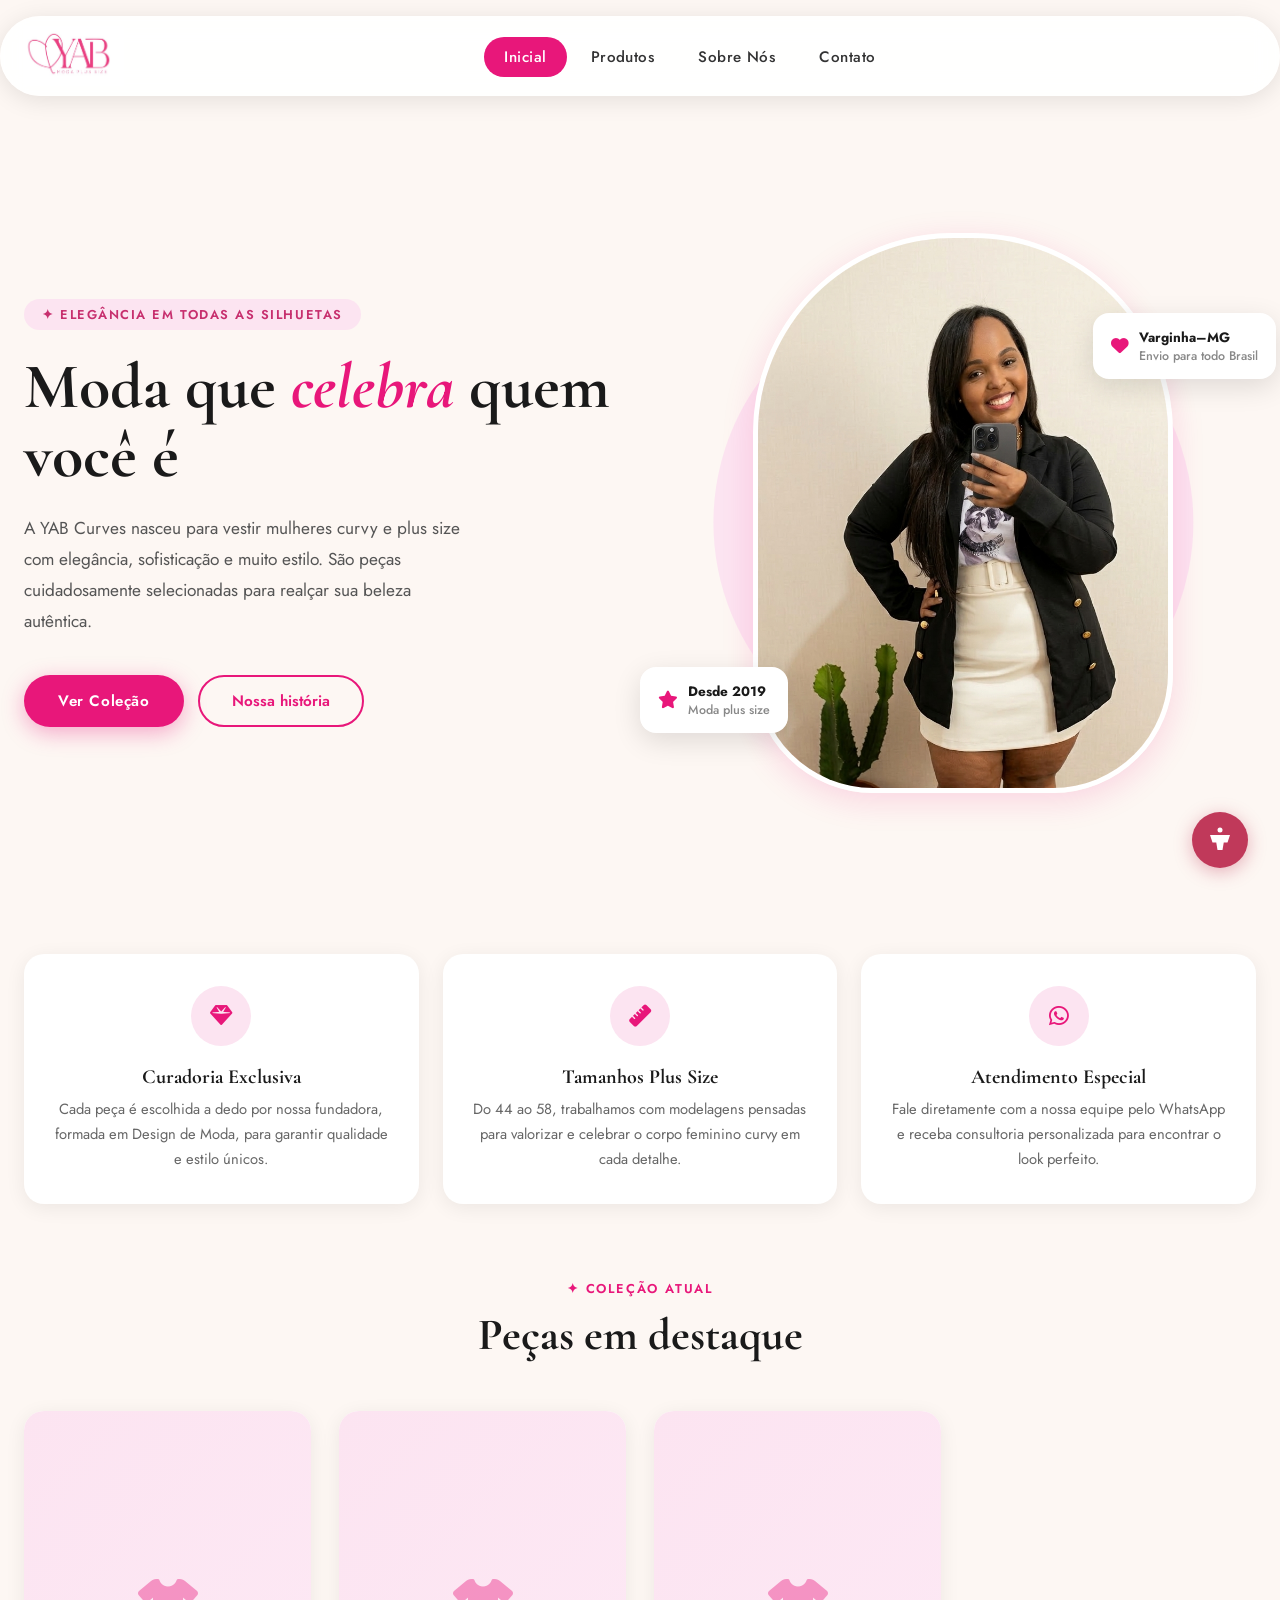
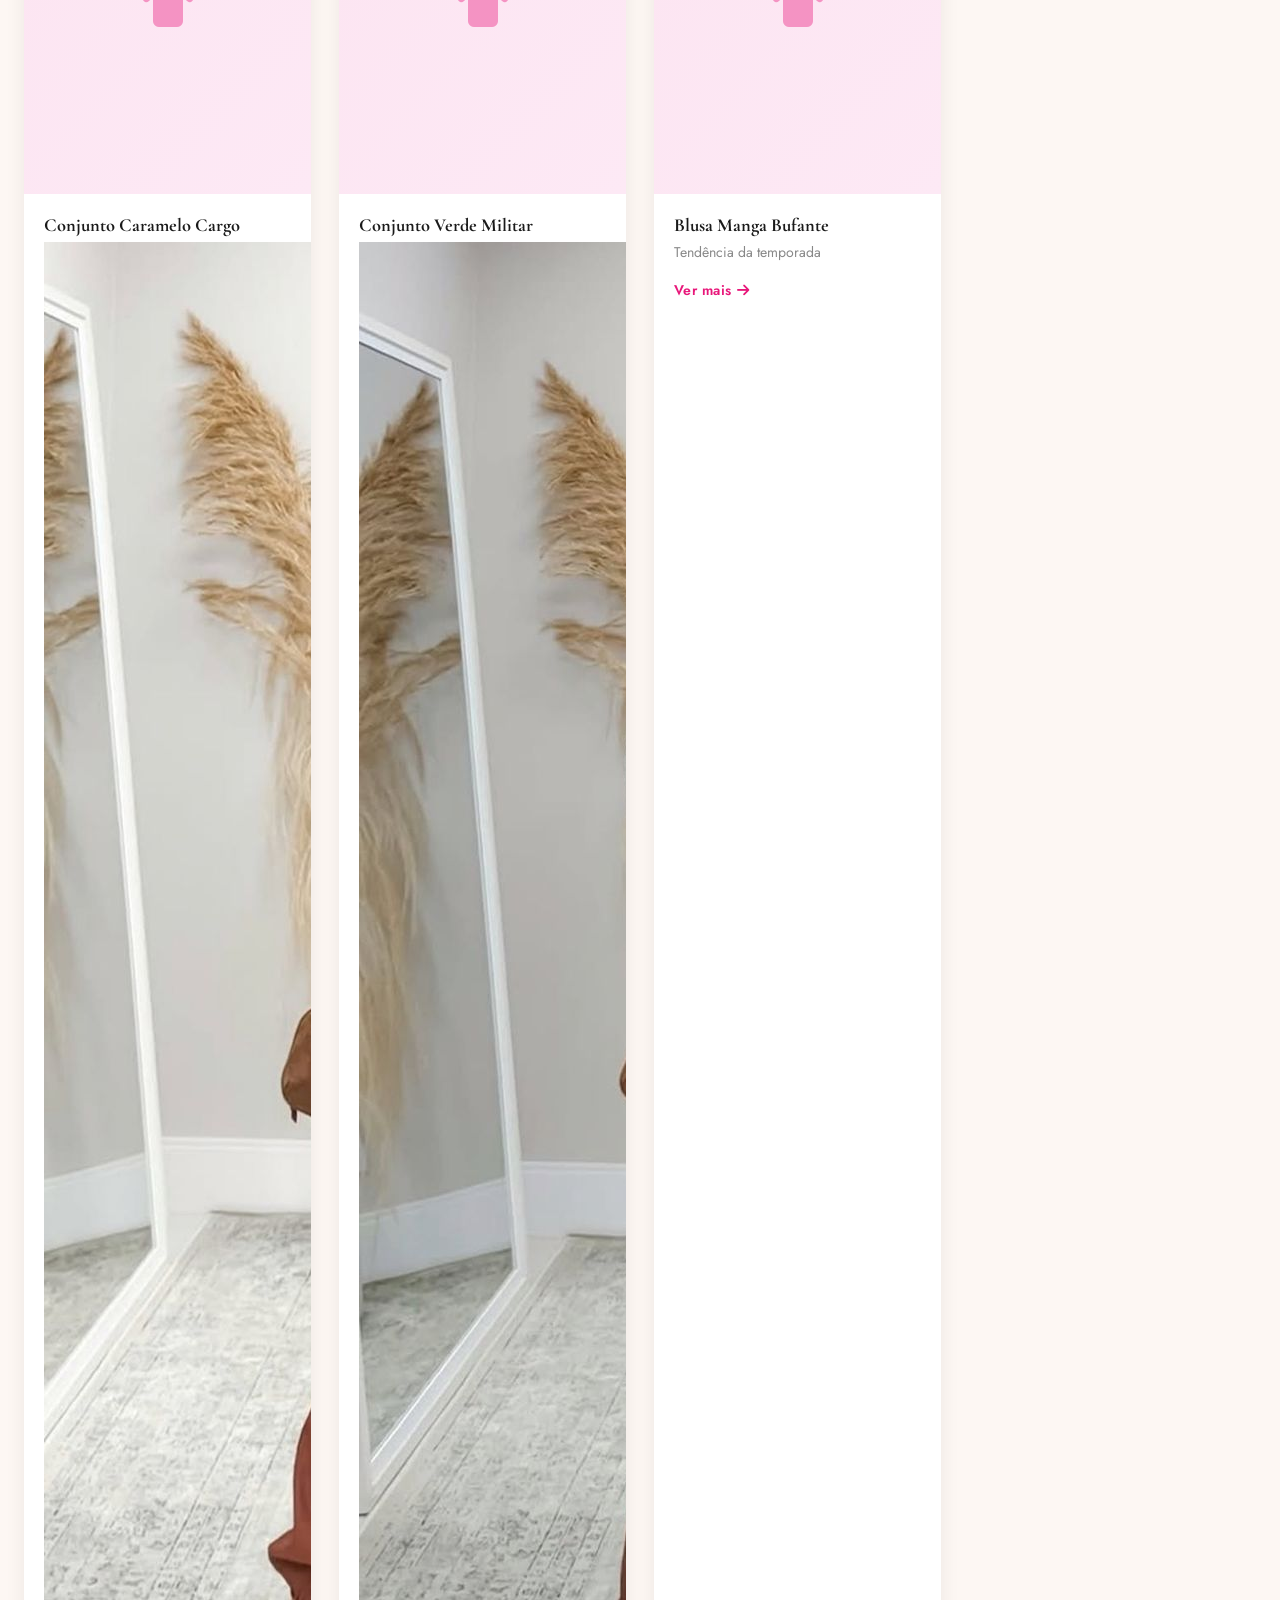
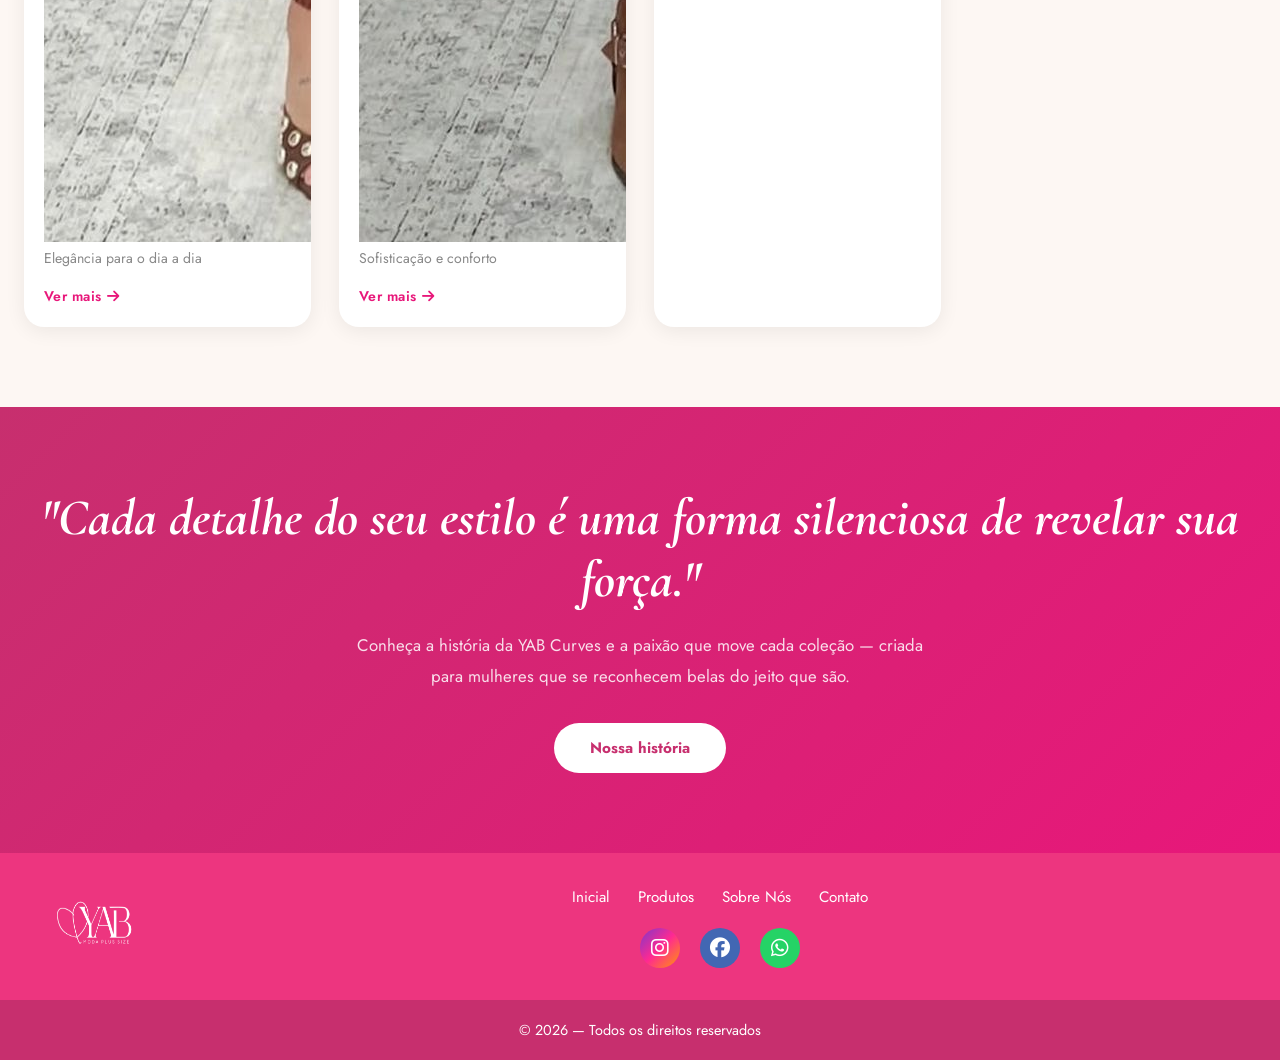
<file: index.html>
<!DOCTYPE html>
<html lang="pt-BR">
<head>
    <meta charset="UTF-8">
    <meta name="viewport" content="width=device-width, initial-scale=1.0">
    <title>YAB Curves — Moda Plus Size</title>
    <link rel="stylesheet" href="https://cdnjs.cloudflare.com/ajax/libs/font-awesome/6.5.1/css/all.min.css">
    <link rel="stylesheet" href="home.css">
</head>
<body>

    <nav class="navbar">
        <div id="nav_logo">
           <img src="yab_logo_branco.png" alt="YAB Curves" width="100" height="60">
        </div>
        <ul>
            <li><a href="index.html" class="active">Inicial</a></li>
            <li><a href="produtos.html">Produtos</a></li>
            <li><a href="sobre.html">Sobre Nós</a></li>
            <li><a href="contato.html">Contato</a></li>
        </ul>
        <div class="nav_spacer"></div>
    </nav>

    <main>

        <!-- ── HERO ── -->
        <section class="hero">
            <div class="hero-text">
                <span class="hero-badge">✦ Elegância em todas as silhuetas</span>
                <h1>Moda que <em>celebra</em> quem você é</h1>
                <p>A YAB Curves nasceu para vestir mulheres curvy e plus size com elegância, sofisticação e muito estilo. São peças cuidadosamente selecionadas para realçar sua beleza autêntica.</p>
                <div class="hero-buttons">
                    <a href="produtos.html" class="btn-primary">Ver Coleção</a>
                    <a href="sobre.html" class="btn-secondary">Nossa história</a>
                </div>
            </div>

            <div class="hero-visual">
                <div class="hero-blob"></div>
                <div class="hero-img-wrap">
                    <img src="JaqueYAB.png" alt="Modelo YAB Curves">
                </div>
                <div class="hero-tag tag-1">
                    <i class="fa-solid fa-star"></i>
                    <div>
                        <div style="font-weight:700;color:#1a1a1a">Desde 2019</div>
                        <div style="color:#888;font-size:.78rem">Moda plus size</div>
                    </div>
                </div>
                <div class="hero-tag tag-2">
                    <i class="fa-solid fa-heart"></i>
                    <div>
                        <div style="font-weight:700;color:#1a1a1a">Varginha–MG</div>
                        <div style="color:#888;font-size:.78rem">Envio para todo Brasil</div>
                    </div>
                </div>
            </div>
        </section>

        <!-- ── FEATURES ── -->
        <section class="features">
            <div class="feat-card">
                <div class="feat-icon"><i class="fa-solid fa-gem"></i></div>
                <h3>Curadoria Exclusiva</h3>
                <p>Cada peça é escolhida a dedo por nossa fundadora, formada em Design de Moda, para garantir qualidade e estilo únicos.</p>
            </div>
            <div class="feat-card">
                <div class="feat-icon"><i class="fa-solid fa-ruler"></i></div>
                <h3>Tamanhos Plus Size</h3>
                <p>Do 44 ao 58, trabalhamos com modelagens pensadas para valorizar e celebrar o corpo feminino curvy em cada detalhe.</p>
            </div>
            <div class="feat-card">
                <div class="feat-icon"><i class="fa-brands fa-whatsapp"></i></div>
                <h3>Atendimento Especial</h3>
                <p>Fale diretamente com a nossa equipe pelo WhatsApp e receba consultoria personalizada para encontrar o look perfeito.</p>
            </div>
        </section>

        <!-- ── DESTAQUES ── -->
        <section class="destaques">
            <div class="section-header">
                <span class="label">✦ Coleção atual</span>
                <h2>Peças em destaque</h2>
            </div>

            <div class="produtos-grid">
                <!-- Produto 1 -->
                <div class="produto-card">
                    <div class="produto-placeholder"><i class="fa-solid fa-shirt"></i></div>
                    <div class="produto-info">
                        <h4>Conjunto Caramelo Cargo</h4>
                        <img src="roupa06.jpg">
                        <p>Elegância para o dia a dia</p>
                        <a href="produtos.html" class="produto-link">Ver mais <i class="fa-solid fa-arrow-right"></i></a>
                    </div>
                </div>
                <!-- Produto 2 -->
                <div class="produto-card">
                    <div class="produto-placeholder"><i class="fa-solid fa-shirt"></i></div>
                    <div class="produto-info">
                        <h4>Conjunto Verde Militar</h4>
                         <img src="roupa03.jpg">
                        <p>Sofisticação e conforto</p>
                        <a href="produtos.html" class="produto-link">Ver mais <i class="fa-solid fa-arrow-right"></i></a>
                    </div>
                </div>
                <!-- Produto 3 -->
                <div class="produto-card">
                    <div class="produto-placeholder"><i class="fa-solid fa-shirt"></i></div>
                    <div class="produto-info">
                        <h4>Blusa Manga Bufante</h4>
                        <p>Tendência da temporada</p>
                        <a href="produtos.html" class="produto-link">Ver mais <i class="fa-solid fa-arrow-right"></i></a>
                    </div>
                </div>
            </div>
        </section>

        <!-- ── BANNER CTA ── -->
        <section class="banner-sobre">
            <h2>"Cada detalhe do seu estilo é uma forma silenciosa de revelar sua força."</h2>
            <p>Conheça a história da YAB Curves e a paixão que move cada coleção — criada para mulheres que se reconhecem belas do jeito que são.</p>
            <a href="sobre.html" class="btn-light">Nossa história</a>
        </section>

    </main>

    <footer>
        <div id="footer_content">
            <div id="footer_contacts">
                <div id="footer_logo">
                   <img src="yab_logo_rosa.png.png" alt="Logo YAB" width="100" height="60">
                </div>
                <div id="footer_center">
                    <ul class="footer-list">
                        <li><a href="index.html">Inicial</a></li>
                        <li><a href="produtos.html">Produtos</a></li>
                        <li><a href="sobre.html">Sobre Nós</a></li>
                        <li><a href="contato.html">Contato</a></li>
                    </ul>
                    <div id="footer_social_midia">
                        <a href="https://www.instagram.com/yabcurves/" class="footer-link" id="instagram" aria-label="Instagram"><i class="fa-brands fa-instagram"></i></a>
                        <a href="https://www.facebook.com/share/1EVE8YNnXW/" class="footer-link" id="facebook" aria-label="Facebook"><i class="fa-brands fa-facebook"></i></a>
                        <a href="https://api.whatsapp.com/send?phone=5535991159481" class="footer-link" id="whatsapp" aria-label="WhatsApp"><i class="fa-brands fa-whatsapp"></i></a>
                    </div>
                </div>
            </div>
            <div id="footer_copyright">&copy; 2026 &mdash; Todos os direitos reservados</div>
        </div>
    </footer>
   <script src="acessibilidade.js"></script>
</body>
</html>
</file>
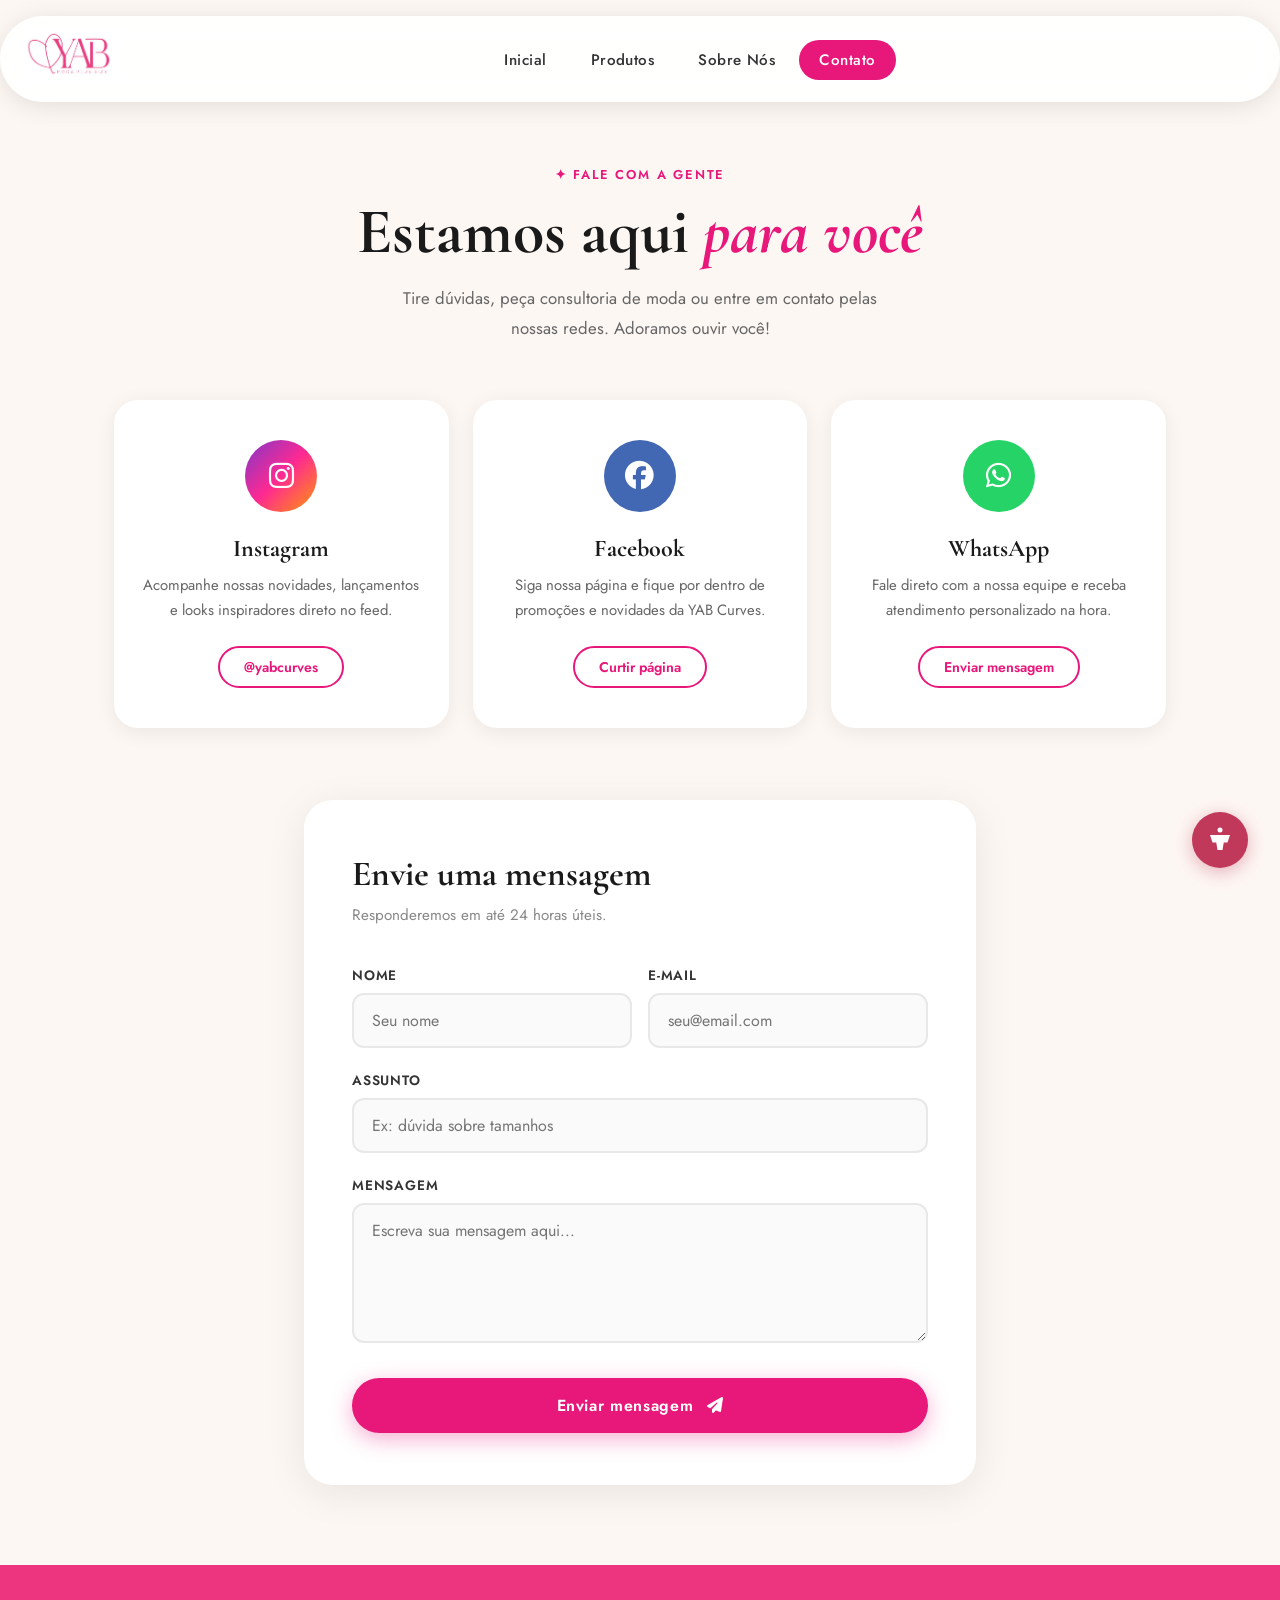
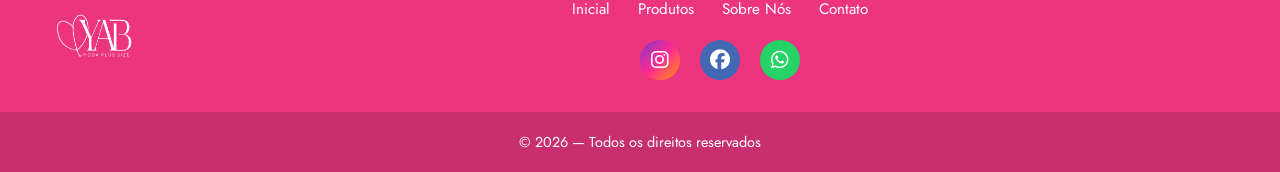
<file: contato.html>
<!DOCTYPE html>
<html lang="pt-BR">
<head>
    <meta charset="UTF-8">
    <meta name="viewport" content="width=device-width, initial-scale=1.0">
    <title>Contato — YAB Curves Moda Plus Size</title>
    <link rel="stylesheet" href="https://cdnjs.cloudflare.com/ajax/libs/font-awesome/6.5.1/css/all.min.css">
    <link rel="stylesheet" href="contato.css">
</head>
<body>

    <nav class="navbar">
        <div id="nav_logo">
            <img src="yab_logo_branco.png" alt="YAB Curves" width="100" height="60">
        </div>
        <ul>
            <li><a href="index.html">Inicial</a></li>
            <li><a href="produtos.html">Produtos</a></li>
            <li><a href="sobre.html">Sobre Nós</a></li>
            <li><a href="contato.html" class="active nav-cta">Contato</a></li>
        </ul>
        <div class="nav_spacer"></div>
    </nav>

    <main>

        <div class="page-header">
            <span class="label">✦ Fale com a gente</span>
            <h1>Estamos aqui <em>para você</em></h1>
            <p>Tire dúvidas, peça consultoria de moda ou entre em contato pelas nossas redes. Adoramos ouvir você!</p>
        </div>

        <!-- CANAIS -->
        <div class="canais">
            <a href="https://www.instagram.com/yabcurves/" class="canal-card" target="_blank">
                <div class="canal-icon ig"><i class="fa-brands fa-instagram"></i></div>
                <h3>Instagram</h3>
                <p>Acompanhe nossas novidades, lançamentos e looks inspiradores direto no feed.</p>
                <span class="canal-btn">@yabcurves</span>
            </a>

            <a href="https://www.facebook.com/share/1EVE8YNnXW/" class="canal-card" target="_blank">
                <div class="canal-icon fb"><i class="fa-brands fa-facebook"></i></div>
                <h3>Facebook</h3>
                <p>Siga nossa página e fique por dentro de promoções e novidades da YAB Curves.</p>
                <span class="canal-btn">Curtir página</span>
            </a>

            <a href="https://api.whatsapp.com/send?phone=5535991159481" class="canal-card" target="_blank">
                <div class="canal-icon wp"><i class="fa-brands fa-whatsapp"></i></div>
                <h3>WhatsApp</h3>
                <p>Fale direto com a nossa equipe e receba atendimento personalizado na hora.</p>
                <span class="canal-btn">Enviar mensagem</span>
            </a>
        </div>

        <!-- FORMULÁRIO -->
        <section class="form-section">
            <div class="form-box">
                <h2>Envie uma mensagem</h2>
                <p class="sub">Responderemos em até 24 horas úteis.</p>

                <form id="contactForm">
                    <div class="form-row">
                        <div class="form-group">
                            <label>Nome</label>
                            <input type="text" name="nome" placeholder="Seu nome" required>
                        </div>
                        <div class="form-group">
                            <label>E-mail</label>
                            <input type="email" name="email" placeholder="seu@email.com" required>
                        </div>
                    </div>
                    <div class="form-group">
                        <label>Assunto</label>
                        <input type="text" name="assunto" placeholder="Ex: dúvida sobre tamanhos">
                    </div>
                    <div class="form-group">
                        <label>Mensagem</label>
                        <textarea name="mensagem" placeholder="Escreva sua mensagem aqui..." required></textarea>
                    </div>
                    <button type="submit" class="btn-submit">Enviar mensagem <i class="fa-solid fa-paper-plane" style="margin-left:8px"></i></button>
                </form>

                <div class="sucesso" id="sucesso">
                    ✅ Mensagem enviada com sucesso! Entraremos em contato em breve.
                </div>
            </div>
        </section>

    </main>

    <footer>
        <div id="footer_content">
            <div id="footer_contacts">
                <div id="footer_logo">
                    <img src="yab_logo_rosa.png.png" alt="Logo YAB" width="100" height="60">
                </div>
                <div id="footer_center">
                    <ul class="footer-list">
                        <li><a href="index.html">Inicial</a></li>
                        <li><a href="produtos.html">Produtos</a></li>
                        <li><a href="sobre.html">Sobre Nós</a></li>
                        <li><a href="contato.html">Contato</a></li>
                    </ul>
                    <div id="footer_social_midia">
                        <a href="https://www.instagram.com/yabcurves/" class="footer-link" id="instagram" aria-label="Instagram"><i class="fa-brands fa-instagram"></i></a>
                        <a href="https://www.facebook.com/share/1EVE8YNnXW/" class="footer-link" id="facebook" aria-label="Facebook"><i class="fa-brands fa-facebook"></i></a>
                        <a href="https://api.whatsapp.com/send?phone=5535991159481" class="footer-link" id="whatsapp" aria-label="WhatsApp"><i class="fa-brands fa-whatsapp"></i></a>
                    </div>
                </div>
            </div>
            <div id="footer_copyright">&copy; 2026 &mdash; Todos os direitos reservados</div>
        </div>
    </footer>

    <script>
        document.getElementById('contactForm').addEventListener('submit', function(e) {
            e.preventDefault();
            const sucesso = document.getElementById('sucesso');
            sucesso.style.display = 'block';
            this.reset();
            setTimeout(() => sucesso.style.display = 'none', 5000);
        });
    </script>
<script src="acessibilidade.js"></script>
</body>
</html>
</file>
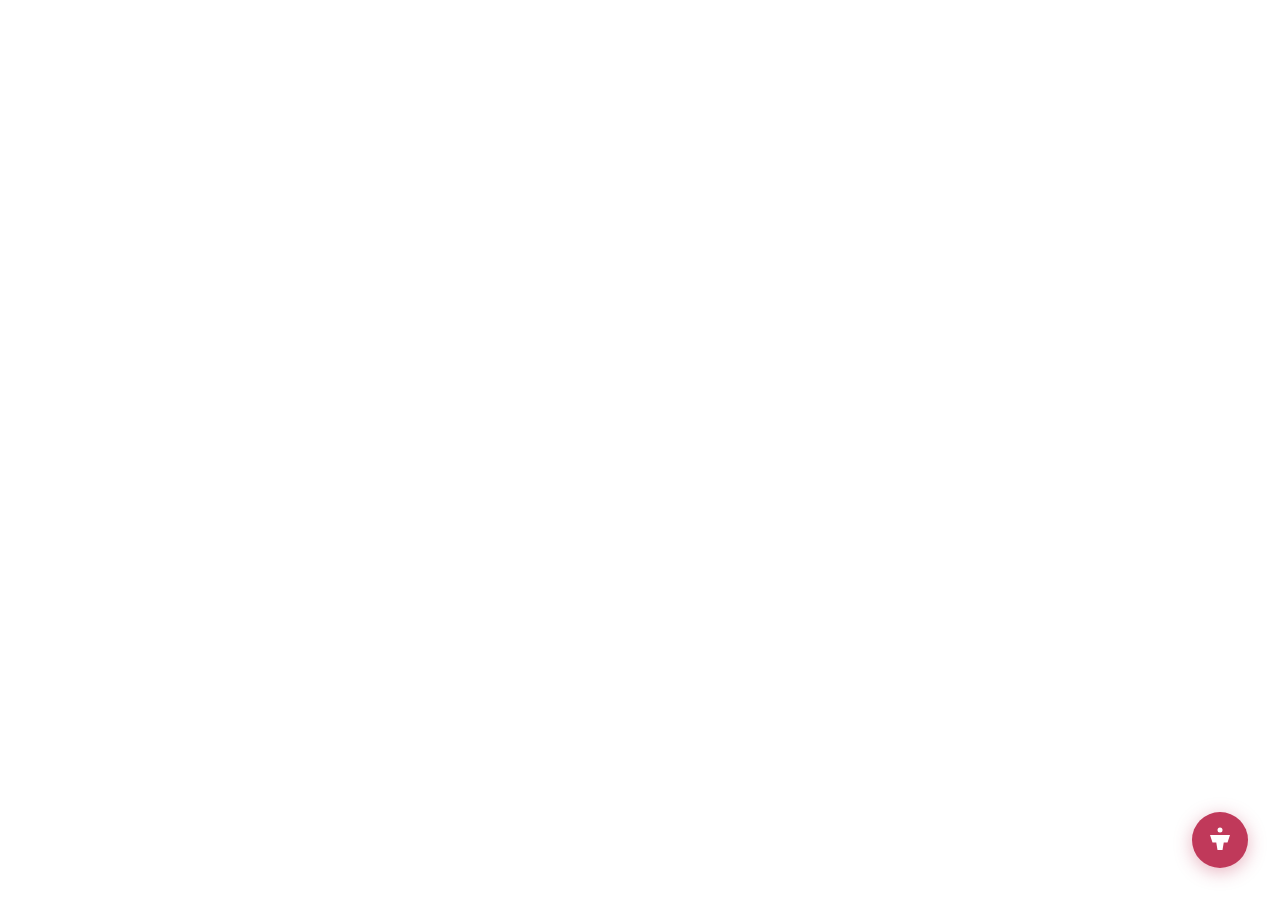
<file: modelo-acessibilidade.html>
<!DOCTYPE html>
<html lang="pt-BR">
<head>
<meta charset="UTF-8">
<meta name="viewport" content="width=device-width, initial-scale=1.0">
<title>Widget de Acessibilidade — YAB Curves</title>
<style>
  /* ── BOTÃO FLUTUANTE ── */
  #acesso-btn {
    position: fixed;
    bottom: 32px;
    right: 32px;
    z-index: 9998;
    width: 56px;
    height: 56px;
    border-radius: 50%;
    background: #c0395a;
    border: none;
    cursor: pointer;
    display: flex;
    align-items: center;
    justify-content: center;
    box-shadow: 0 4px 18px rgba(192,57,90,0.38);
    transition: transform 0.2s, background 0.2s;
    outline: none;
  }
  #acesso-btn:hover, #acesso-btn:focus-visible {
    background: #a02a48;
    transform: scale(1.1);
  }
  #acesso-btn svg {
    width: 30px;
    height: 30px;
    fill: #fff;
    pointer-events: none;
  }
  /* tooltip do botão */
  #acesso-btn::after {
    content: "Acessibilidade";
    position: absolute;
    right: 66px;
    top: 50%;
    transform: translateY(-50%);
    background: #1a1a1a;
    color: #fff;
    font-family: 'Segoe UI', sans-serif;
    font-size: 13px;
    padding: 6px 12px;
    border-radius: 6px;
    white-space: nowrap;
    opacity: 0;
    pointer-events: none;
    transition: opacity 0.2s;
  }
  #acesso-btn:hover::after, #acesso-btn:focus-visible::after {
    opacity: 1;
  }

  /* ── PAINEL ── */
  #acesso-painel {
    position: fixed;
    bottom: 100px;
    right: 32px;
    z-index: 9999;
    width: 300px;
    background: #fff;
    border-radius: 16px;
    box-shadow: 0 8px 40px rgba(0,0,0,0.18);
    font-family: 'Segoe UI', Arial, sans-serif;
    overflow: hidden;
    transform: scale(0.85) translateY(20px);
    transform-origin: bottom right;
    opacity: 0;
    pointer-events: none;
    transition: opacity 0.25s, transform 0.25s;
  }
  #acesso-painel.aberto {
    opacity: 1;
    transform: scale(1) translateY(0);
    pointer-events: all;
  }
  .ac-header {
    background: #c0395a;
    color: #fff;
    padding: 14px 18px;
    display: flex;
    align-items: center;
    justify-content: space-between;
  }
  .ac-header span {
    font-size: 15px;
    font-weight: 700;
    letter-spacing: .02em;
  }
  .ac-fechar {
    background: none;
    border: none;
    color: #fff;
    font-size: 22px;
    cursor: pointer;
    line-height: 1;
    padding: 0 2px;
    opacity: .8;
    transition: opacity .15s;
  }
  .ac-fechar:hover { opacity: 1; }

  .ac-body {
    padding: 14px 16px 18px;
    display: flex;
    flex-direction: column;
    gap: 10px;
  }
  .ac-secao {
    font-size: 11px;
    text-transform: uppercase;
    letter-spacing: .08em;
    color: #999;
    margin: 4px 0 2px;
  }

  /* ── OPÇÕES (botões toggle) ── */
  .ac-opcoes {
    display: grid;
    grid-template-columns: 1fr 1fr;
    gap: 8px;
  }
  .ac-op {
    background: #f5f4f6;
    border: 1.5px solid transparent;
    border-radius: 10px;
    padding: 10px 8px 8px;
    cursor: pointer;
    display: flex;
    flex-direction: column;
    align-items: center;
    gap: 5px;
    font-size: 12px;
    color: #333;
    font-weight: 600;
    transition: background .15s, border-color .15s, color .15s;
    text-align: center;
    line-height: 1.3;
    min-height: 68px;
  }
  .ac-op svg {
    width: 24px;
    height: 24px;
    flex-shrink: 0;
  }
  .ac-op:hover {
    background: #fde8ee;
    border-color: #e88fa4;
  }
  .ac-op.ativo {
    background: #fde8ee;
    border-color: #c0395a;
    color: #a02a48;
  }
  .ac-op.ativo svg { color: #c0395a; }

  /* ── CONTROLE DE FONTE ── */
  .ac-fonte-ctrl {
    display: flex;
    align-items: center;
    background: #f5f4f6;
    border-radius: 10px;
    overflow: hidden;
  }
  .ac-fonte-ctrl button {
    background: none;
    border: none;
    width: 44px;
    height: 42px;
    font-size: 20px;
    cursor: pointer;
    color: #555;
    transition: background .15s, color .15s;
    font-weight: 700;
  }
  .ac-fonte-ctrl button:hover {
    background: #fde8ee;
    color: #c0395a;
  }
  .ac-fonte-ctrl span {
    flex: 1;
    text-align: center;
    font-size: 13px;
    font-weight: 600;
    color: #444;
  }

  /* ── RESET ── */
  .ac-reset {
    width: 100%;
    padding: 9px;
    border-radius: 8px;
    border: 1.5px solid #ddd;
    background: #fff;
    font-size: 13px;
    font-weight: 600;
    color: #666;
    cursor: pointer;
    transition: background .15s, border-color .15s, color .15s;
  }
  .ac-reset:hover {
    background: #fde8ee;
    border-color: #c0395a;
    color: #a02a48;
  }

  /* ── LEITOR DE TELA ── */
  #ac-leitura-barra {
    position: fixed;
    bottom: 0;
    left: 0;
    right: 0;
    z-index: 10000;
    background: #1a1a1a;
    color: #fff;
    font-family: 'Segoe UI', sans-serif;
    font-size: 15px;
    padding: 10px 20px;
    display: none;
    align-items: center;
    gap: 12px;
    box-shadow: 0 -3px 16px rgba(0,0,0,0.3);
  }
  #ac-leitura-barra.visivel { display: flex; }
  #ac-leitura-texto { flex: 1; font-size: 14px; opacity: .9; }
  #ac-leitura-barra button {
    background: #c0395a;
    border: none;
    color: #fff;
    border-radius: 6px;
    padding: 6px 14px;
    cursor: pointer;
    font-size: 13px;
    font-weight: 700;
  }
  #ac-leitura-barra button:hover { background: #a02a48; }

  /* ── CURSOR AMPLIADO ── */
  body.ac-cursor-ampliado,
  body.ac-cursor-ampliado * {
    cursor: url("data:image/svg+xml,%3Csvg xmlns='http://www.w3.org/2000/svg' width='40' height='40' viewBox='0 0 40 40'%3E%3Ccircle cx='8' cy='8' r='7' fill='%23c0395a' stroke='%23fff' stroke-width='2'/%3E%3Cline x1='8' y1='0' x2='8' y2='16' stroke='%23fff' stroke-width='2'/%3E%3Cline x1='0' y1='8' x2='16' y2='8' stroke='%23fff' stroke-width='2'/%3E%3C/svg%3E") 8 8, crosshair !important;
  }

  /* ── ALTO CONTRASTE ── */
  body.ac-alto-contraste {
    filter: none !important;
  }
  body.ac-alto-contraste *:not(#acesso-painel):not(#acesso-painel *):not(#acesso-btn):not(#ac-leitura-barra):not(#ac-leitura-barra *) {
    background: #000 !important;
    color: #fff !important;
    border-color: #fff !important;
    text-shadow: none !important;
  }
  body.ac-alto-contraste a:not(#acesso-painel a) { color: #ff0 !important; }
  body.ac-alto-contraste img:not(#acesso-painel img) {
    filter: grayscale(1) contrast(1.5) !important;
  }

  /* ── MONOCROMIA ── */
  body.ac-mono *:not(#acesso-painel):not(#acesso-painel *):not(#acesso-btn):not(#ac-leitura-barra):not(#ac-leitura-barra *) {
    filter: grayscale(1) !important;
  }

  /* ── ESPAÇAMENTO DE TEXTO ── */
  body.ac-espacado *:not(#acesso-painel):not(#acesso-painel *):not(#acesso-btn) {
    letter-spacing: .12em !important;
    word-spacing: .25em !important;
    line-height: 2 !important;
  }

  /* ── HIGHLIGHT de foco para leitor ── */
  .ac-leitura-destaque {
    outline: 3px solid #c0395a !important;
    background: #fde8ee !important;
    color: #1a1a1a !important;
    border-radius: 4px;
  }
</style>
</head>
<body>

<!-- ══ BOTÃO FLUTUANTE ══ -->
<button id="acesso-btn" aria-label="Abrir menu de acessibilidade" aria-expanded="false" aria-controls="acesso-painel">
  <svg viewBox="0 0 24 24" xmlns="http://www.w3.org/2000/svg" aria-hidden="true">
    <circle cx="12" cy="4" r="2"/>
    <path d="M20 8H4l2 6h3l1 6h4l1-6h3z"/>
  </svg>
</button>

<!-- ══ PAINEL DE ACESSIBILIDADE ══ -->
<div id="acesso-painel" role="dialog" aria-label="Opções de acessibilidade" aria-modal="true">
  <div class="ac-header">
    <span>♿ Acessibilidade</span>
    <button class="ac-fechar" id="ac-fechar-btn" aria-label="Fechar menu">&times;</button>
  </div>

  <div class="ac-body">

    <p class="ac-secao">Visualização</p>
    <div class="ac-opcoes">

      <button class="ac-op" id="op-contraste" aria-pressed="false" onclick="acToggle('alto-contraste','op-contraste')">
        <svg viewBox="0 0 24 24" fill="none" stroke="currentColor" stroke-width="1.8" aria-hidden="true">
          <circle cx="12" cy="12" r="10"/>
          <path d="M12 2v20M2 12h20" stroke-dasharray="2 2"/>
          <path d="M12 2a10 10 0 0 1 0 20V2z" fill="currentColor" stroke="none"/>
        </svg>
        Alto contraste
      </button>

      <button class="ac-op" id="op-mono" aria-pressed="false" onclick="acToggle('mono','op-mono')">
        <svg viewBox="0 0 24 24" fill="none" stroke="currentColor" stroke-width="1.8" aria-hidden="true">
          <circle cx="12" cy="12" r="10"/>
          <path d="M8 12h8M8 8h8M8 16h5"/>
        </svg>
        Monocromia
      </button>

      <button class="ac-op" id="op-cursor" aria-pressed="false" onclick="acToggle('cursor-ampliado','op-cursor')">
        <svg viewBox="0 0 24 24" fill="none" stroke="currentColor" stroke-width="1.8" aria-hidden="true">
          <path d="M4 4l7 18 3-7 7-3z"/>
          <circle cx="17" cy="17" r="3"/>
        </svg>
        Cursor ampliado
      </button>

      <button class="ac-op" id="op-espacado" aria-pressed="false" onclick="acToggle('espacado','op-espacado')">
        <svg viewBox="0 0 24 24" fill="none" stroke="currentColor" stroke-width="1.8" aria-hidden="true">
          <path d="M4 8h16M4 12h16M4 16h10"/>
          <path d="M20 4v16" stroke-dasharray="2 2"/>
        </svg>
        Espaç. de texto
      </button>

    </div>

    <p class="ac-secao">Tamanho da fonte</p>
    <div class="ac-fonte-ctrl">
      <button onclick="acFonte(-1)" aria-label="Diminuir fonte">A−</button>
      <span id="ac-fonte-label">100%</span>
      <button onclick="acFonte(1)" aria-label="Aumentar fonte">A+</button>
    </div>

    <p class="ac-secao">Leitor de tela</p>
    <div class="ac-opcoes" style="grid-template-columns:1fr;">
      <button class="ac-op" id="op-leitor" aria-pressed="false" onclick="acLeitorToggle()" style="flex-direction:row;justify-content:center;gap:10px;min-height:auto;padding:10px 14px;">
        <svg viewBox="0 0 24 24" fill="none" stroke="currentColor" stroke-width="1.8" width="22" height="22" aria-hidden="true">
          <path d="M12 2a5 5 0 1 1 0 10A5 5 0 0 1 12 2z"/>
          <path d="M4 20c0-4 3.6-7 8-7s8 3 8 7"/>
          <path d="M17 8s1.5 1.2 1.5 3S17 14 17 14" stroke-linecap="round"/>
          <path d="M19.5 6.5S22 8.3 22 11s-2.5 4.5-2.5 4.5" stroke-linecap="round"/>
        </svg>
        Leitor de tela
      </button>
    </div>

    <button class="ac-reset" onclick="acReset()">↺ Redefinir tudo</button>

  </div>
</div>

<!-- ══ BARRA DO LEITOR DE TELA ══ -->
<div id="ac-leitura-barra" role="status" aria-live="polite">
  <span>🔊</span>
  <span id="ac-leitura-texto">Clique em um texto da página para ouvi-lo.</span>
  <button onclick="acPararLeitura()">■ Parar</button>
</div>

<script>
(function () {
  /* ── estado ── */
  let fonteNivel = 0;        // -3 a +5
  const passoFonte = 10;     // % por passo
  let leitorAtivo = false;
  let utteranceAtual = null;

  /* ── abrir / fechar painel ── */
  const btn   = document.getElementById('acesso-btn');
  const painel= document.getElementById('acesso-painel');
  const fechar= document.getElementById('ac-fechar-btn');

  function abrirPainel() {
    painel.classList.add('aberto');
    btn.setAttribute('aria-expanded','true');
    fechar.focus();
  }
  function fecharPainel() {
    painel.classList.remove('aberto');
    btn.setAttribute('aria-expanded','false');
    btn.focus();
  }

  btn.addEventListener('click', () =>
    painel.classList.contains('aberto') ? fecharPainel() : abrirPainel()
  );
  fechar.addEventListener('click', fecharPainel);

  /* fechar ao pressionar Escape */
  document.addEventListener('keydown', e => {
    if (e.key === 'Escape' && painel.classList.contains('aberto')) fecharPainel();
  });

  /* ── toggle de classes no body ── */
  window.acToggle = function(classe, idBtn) {
    const body = document.body;
    const opBtn = document.getElementById(idBtn);
    const ativo = body.classList.toggle('ac-' + classe);
    opBtn.classList.toggle('ativo', ativo);
    opBtn.setAttribute('aria-pressed', String(ativo));
    salvarEstado();
  };

  /* ── fonte ── */
  window.acFonte = function(dir) {
    fonteNivel = Math.max(-3, Math.min(5, fonteNivel + dir));
    const pct = 100 + fonteNivel * passoFonte;
    document.documentElement.style.fontSize = pct + '%';
    document.getElementById('ac-fonte-label').textContent = pct + '%';
    salvarEstado();
  };

  /* ── leitor de tela ── */
  window.acLeitorToggle = function() {
    leitorAtivo = !leitorAtivo;
    const opBtn = document.getElementById('op-leitor');
    const barra = document.getElementById('ac-leitura-barra');

    opBtn.classList.toggle('ativo', leitorAtivo);
    opBtn.setAttribute('aria-pressed', String(leitorAtivo));
    barra.classList.toggle('visivel', leitorAtivo);

    if (!leitorAtivo) {
      acPararLeitura();
      document.removeEventListener('click', leitorClick, true);
      document.removeEventListener('mouseover', leitorHover);
    } else {
      document.addEventListener('click', leitorClick, true);
      document.addEventListener('mouseover', leitorHover);
    }
  };

  function leitorHover(e) {
    if (!leitorAtivo) return;
    const el = e.target.closest('p,h1,h2,h3,h4,h5,h6,a,li,span,button,label,td,th');
    if (!el) return;
    document.querySelectorAll('.ac-leitura-destaque').forEach(x => x.classList.remove('ac-leitura-destaque'));
    el.classList.add('ac-leitura-destaque');
  }

  function leitorClick(e) {
    if (!leitorAtivo) return;
    const el = e.target.closest('p,h1,h2,h3,h4,h5,h6,a,li,span,button,label,td,th');
    if (!el) return;
    e.preventDefault();
    e.stopPropagation();
    const txt = el.innerText || el.textContent;
    if (!txt.trim()) return;
    acFalar(txt);
  }

  window.acFalar = function(texto) {
    if (!('speechSynthesis' in window)) {
      alert('Seu navegador não suporta síntese de voz.');
      return;
    }
    window.speechSynthesis.cancel();
    const u = new SpeechSynthesisUtterance(texto);
    u.lang = 'pt-BR';
    u.rate = 0.95;
    utteranceAtual = u;
    document.getElementById('ac-leitura-texto').textContent = texto.length > 80 ? texto.slice(0,80)+'…' : texto;
    window.speechSynthesis.speak(u);
  };

  window.acPararLeitura = function() {
    if ('speechSynthesis' in window) window.speechSynthesis.cancel();
    document.getElementById('ac-leitura-texto').textContent = 'Clique em um texto da página para ouvi-lo.';
    document.querySelectorAll('.ac-leitura-destaque').forEach(x => x.classList.remove('ac-leitura-destaque'));
  };

  /* ── reset ── */
  window.acReset = function() {
    const classes = ['ac-alto-contraste','ac-mono','ac-cursor-ampliado','ac-espacado'];
    classes.forEach(c => document.body.classList.remove(c));
    ['op-contraste','op-mono','op-cursor','op-espacado','op-leitor'].forEach(id => {
      const el = document.getElementById(id);
      if (el) { el.classList.remove('ativo'); el.setAttribute('aria-pressed','false'); }
    });
    fonteNivel = 0;
    document.documentElement.style.fontSize = '';
    document.getElementById('ac-fonte-label').textContent = '100%';
    if (leitorAtivo) acLeitorToggle();
    localStorage.removeItem('yab_acessibilidade');
  };

  /* ── persistência ── */
  function salvarEstado() {
    const estado = {
      nivel: fonteNivel,
      contraste: document.body.classList.contains('ac-alto-contraste'),
      mono:      document.body.classList.contains('ac-mono'),
      cursor:    document.body.classList.contains('ac-cursor-ampliado'),
      espacado:  document.body.classList.contains('ac-espacado'),
    };
    try { localStorage.setItem('yab_acessibilidade', JSON.stringify(estado)); } catch(e){}
  }

  function carregarEstado() {
    try {
      const raw = localStorage.getItem('yab_acessibilidade');
      if (!raw) return;
      const e = JSON.parse(raw);
      if (e.contraste) acToggle('alto-contraste','op-contraste');
      if (e.mono)      acToggle('mono','op-mono');
      if (e.cursor)    acToggle('cursor-ampliado','op-cursor');
      if (e.espacado)  acToggle('espacado','op-espacado');
      if (e.nivel && e.nivel !== 0) {
        fonteNivel = e.nivel;
        const pct = 100 + fonteNivel * passoFonte;
        document.documentElement.style.fontSize = pct + '%';
        document.getElementById('ac-fonte-label').textContent = pct + '%';
      }
    } catch(e){}
  }

  carregarEstado();
})();
</script>
</body>
</html>
</file>
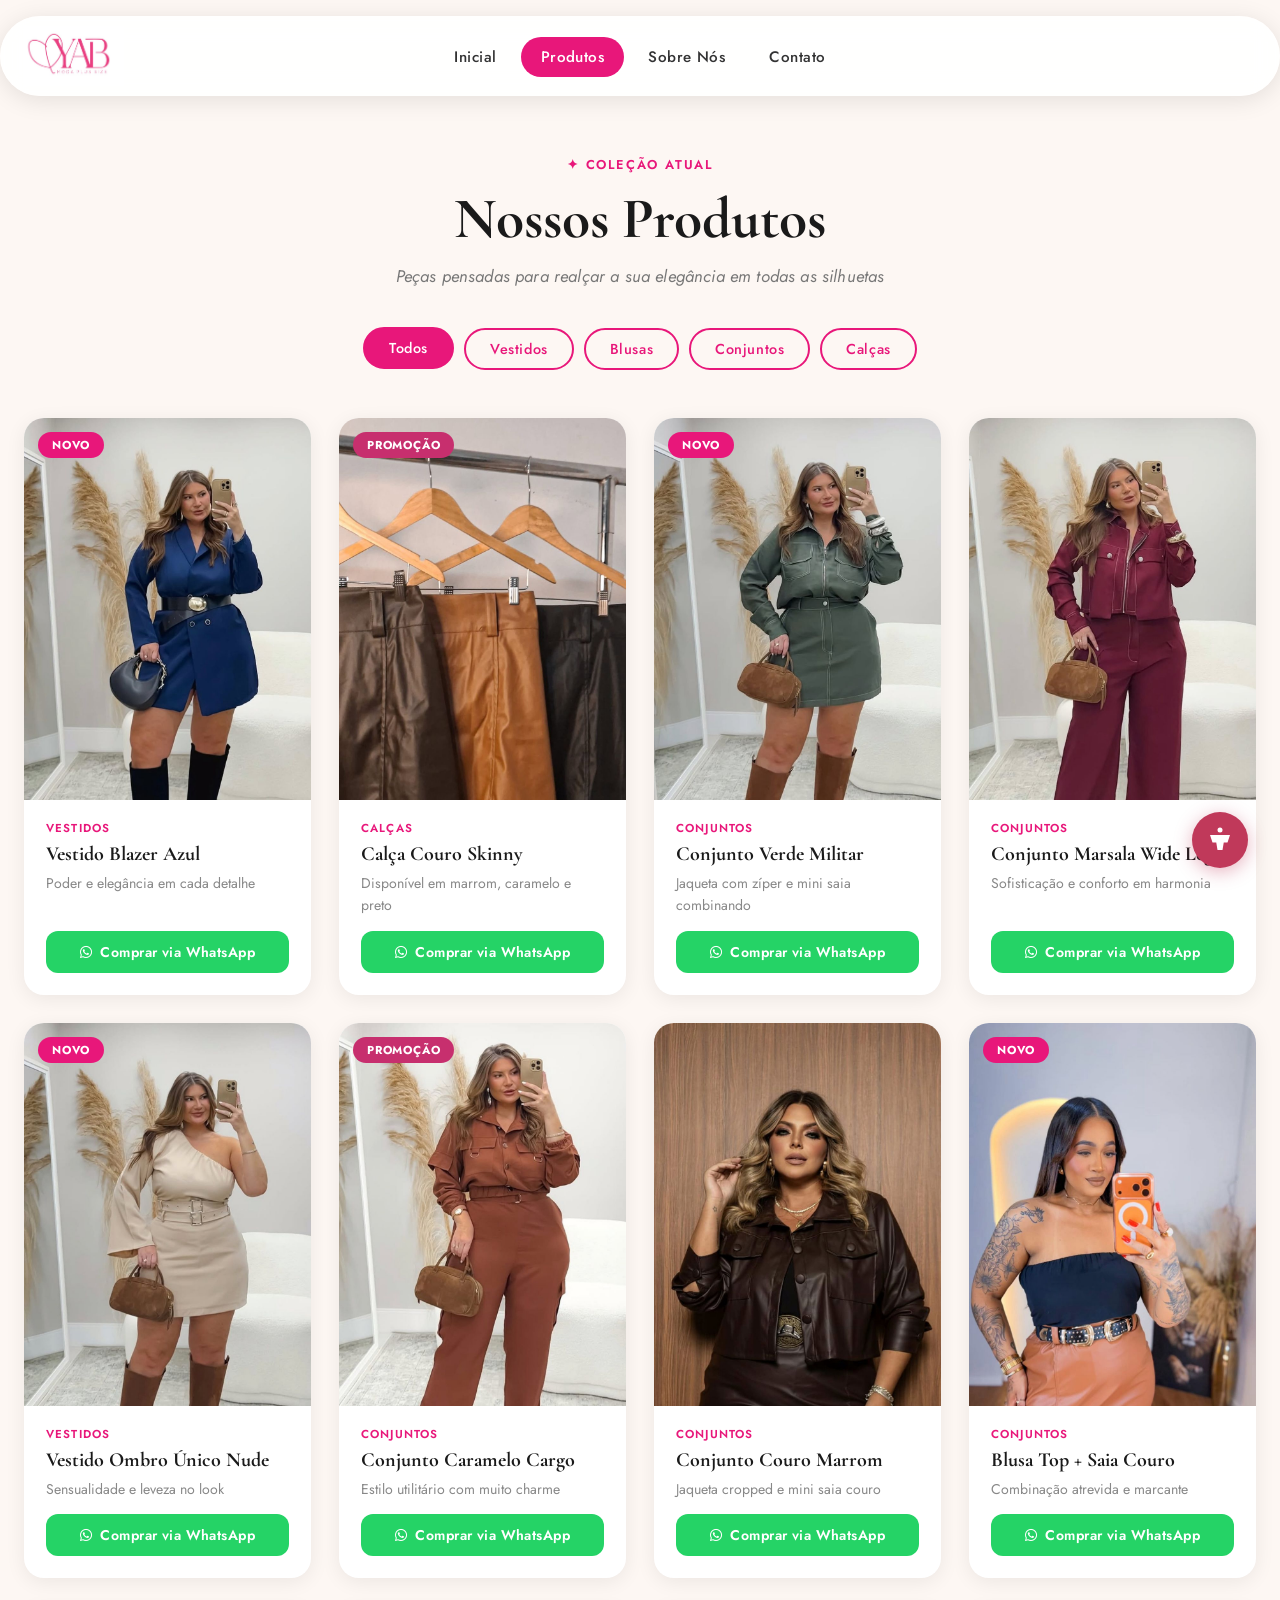
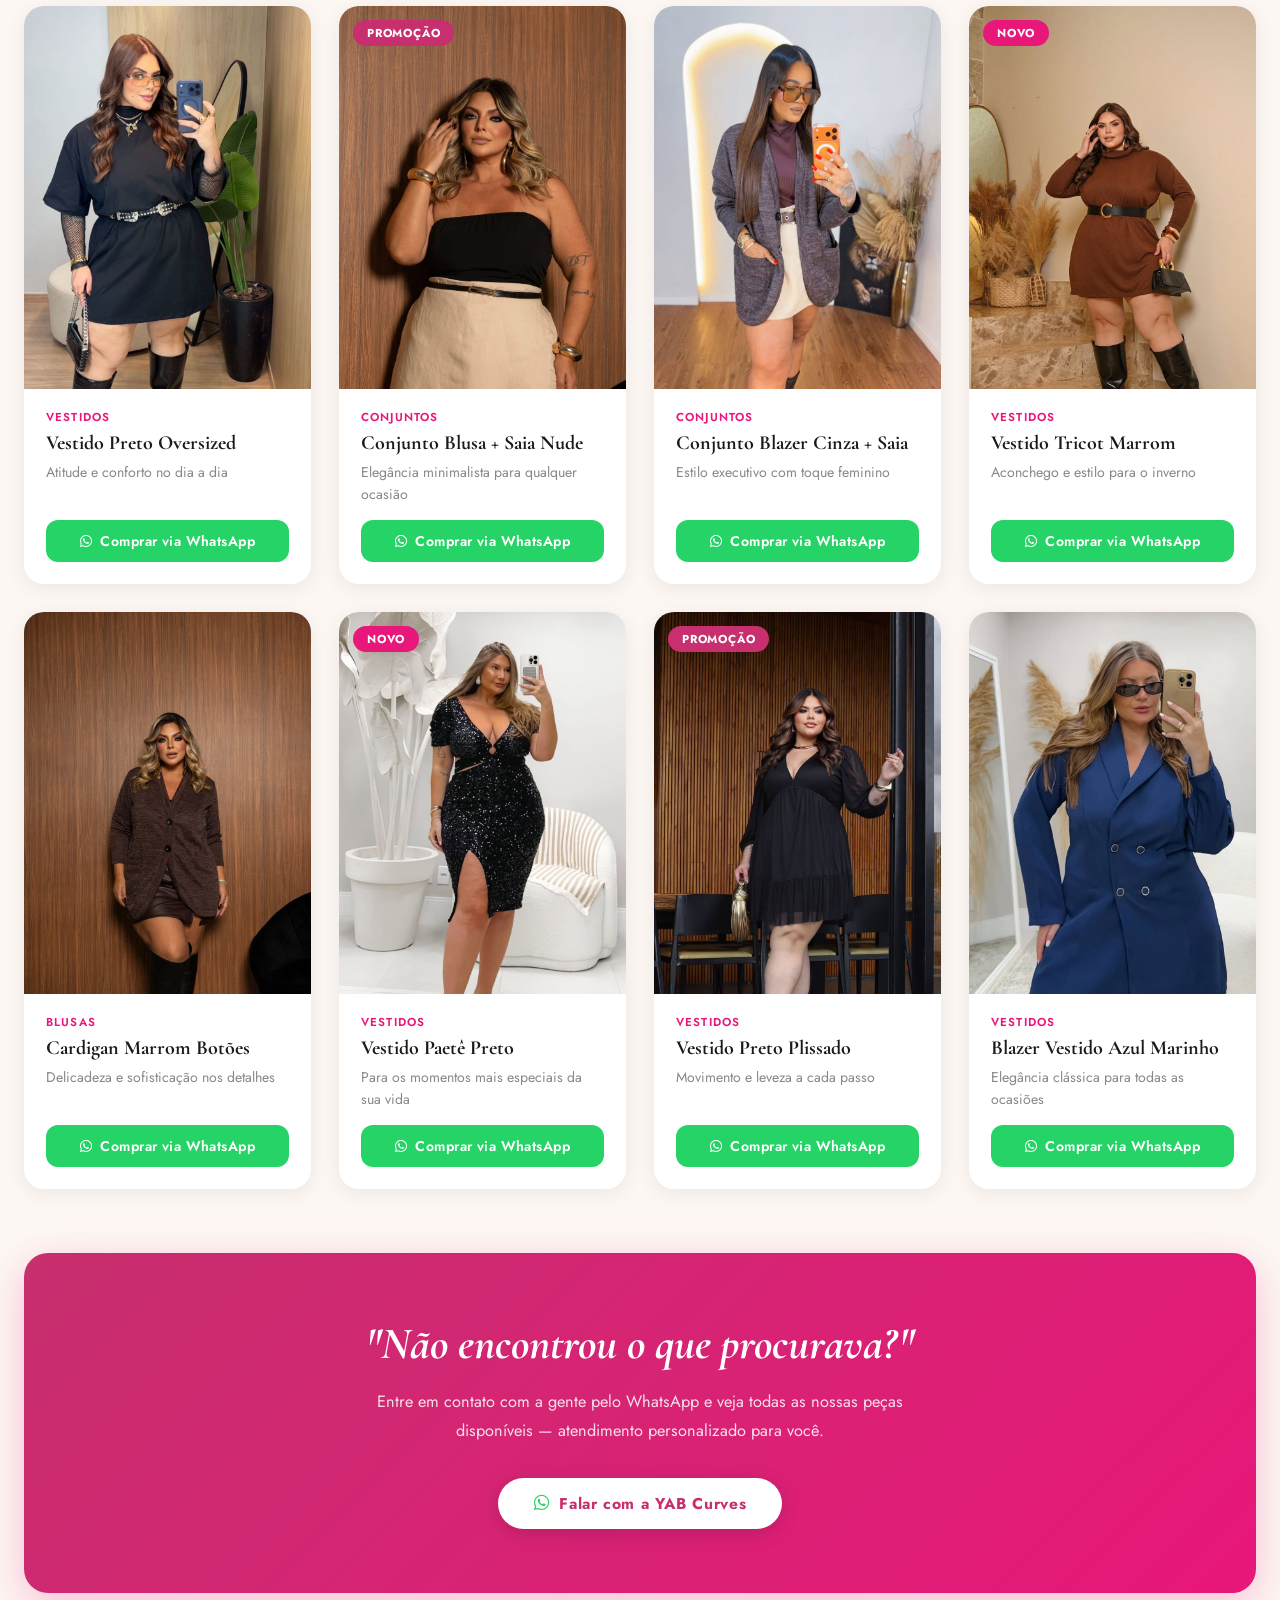
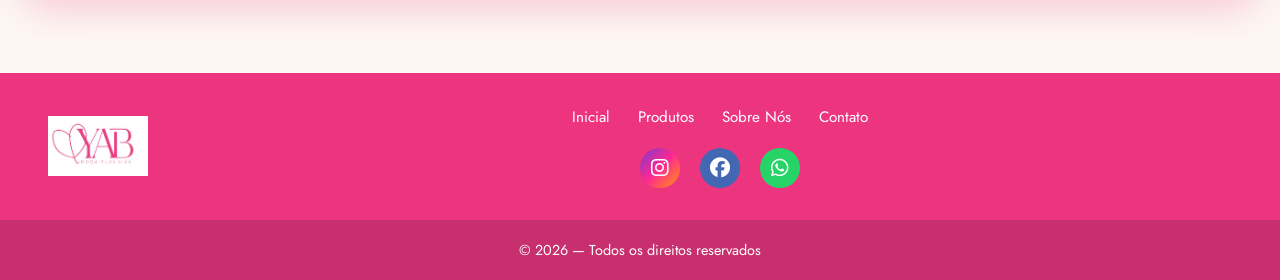
<file: produtos.html>
<!DOCTYPE html>
<html lang="pt-BR">
<head>
    <meta charset="UTF-8">
    <meta name="viewport" content="width=device-width, initial-scale=1.0">
    <title>Produtos — YAB Curves Moda Plus Size</title>
    <link rel="stylesheet" href="https://cdnjs.cloudflare.com/ajax/libs/font-awesome/6.5.1/css/all.min.css">
    <link rel="stylesheet" href="produtos.css">
</head>
<body>

    <nav class="navbar">
        <div id="nav_logo">
           <img src="yab_logo_branco.png" alt="YAB Curves" width="100" height="60">
        </div>
        <ul>
            <li><a href="index.html">Inicial</a></li>
            <li><a href="produtos.html" class="active">Produtos</a></li>
            <li><a href="sobre.html">Sobre Nós</a></li>
            <li><a href="contato.html" class="">Contato</a></li>
        </ul>
        <div class="nav_spacer"></div>
    </nav>

    <main>

        <!-- CABEÇALHO -->
        <section class="page-header">
            <span class="label">✦ Coleção atual</span>
            <h1>Nossos Produtos</h1>
            <p>Peças pensadas para realçar a sua elegância em todas as silhuetas</p>
        </section>

        <!-- FILTROS -->
        <section class="filtros-wrapper">
            <div class="filtros">
                <button class="filtro-btn ativo" onclick="filtrar(this, 'todos')">Todos</button>
                <button class="filtro-btn" onclick="filtrar(this, 'vestidos')">Vestidos</button>
                <button class="filtro-btn" onclick="filtrar(this, 'blusas')">Blusas</button>
                <button class="filtro-btn" onclick="filtrar(this, 'conjuntos')">Conjuntos</button>
                <button class="filtro-btn" onclick="filtrar(this, 'calcas')">Calças</button>
            </div>
        </section>

        <!-- GRADE DE PRODUTOS -->
        <section class="produtos-grid" id="grade">

            <!-- 01 -->
            <div class="produto-card" data-cat="vestidos">
                <div class="produto-img-wrap">
                    <img src="roupa01.jpg" alt="Cardigan Marrom Botões">
                </div>
                <span class="badge badge-novo">Novo</span>
                <div class="produto-info">
                    <span class="card-categoria">Vestidos</span>
                    <h4>Vestido Blazer Azul</h4>
                    <p>Poder e elegância em cada detalhe</p>
                    <a href="https://api.whatsapp.com/send?phone=5535991159481" target="_blank" class="btn-comprar">
                        <i class="fa-brands fa-whatsapp"></i> Comprar via WhatsApp
                    </a>
                </div>
            </div>

            <!-- 02 -->
            <div class="produto-card" data-cat="calcas">
                <div class="produto-img-wrap">
                    <img src="roupa02.jpg" alt="Calças Couro Skinny">
                </div>
                <span class="badge badge-promo">Promoção</span>
                <div class="produto-info">
                    <span class="card-categoria">Calças</span>
                    <h4>Calça Couro Skinny</h4>
                    <p>Disponível em marrom, caramelo e preto</p>
                    <a href="https://api.whatsapp.com/send?phone=5535991159481" target="_blank" class="btn-comprar">
                        <i class="fa-brands fa-whatsapp"></i> Comprar via WhatsApp
                    </a>
                </div>
            </div>

            <!-- 03 -->
            <div class="produto-card" data-cat="conjuntos">
                <div class="produto-img-wrap">
                    <img src="roupa03.jpg" alt="Conjunto Verde Militar">
                </div>
                <span class="badge badge-novo">Novo</span>
                <div class="produto-info">
                    <span class="card-categoria">Conjuntos</span>
                    <h4>Conjunto Verde Militar</h4>
                    <p>Jaqueta com zíper e mini saia combinando</p>
                    <a href="https://api.whatsapp.com/send?phone=5535991159481" target="_blank" class="btn-comprar">
                        <i class="fa-brands fa-whatsapp"></i> Comprar via WhatsApp
                    </a>
                </div>
            </div>

            <!-- 04 -->
            <div class="produto-card" data-cat="conjuntos">
                <div class="produto-img-wrap">
                    <img src="roupa04.jpg" alt="Conjunto Marsala Wide Leg">
                </div>
                <div class="produto-info">
                    <span class="card-categoria">Conjuntos</span>
                    <h4>Conjunto Marsala Wide Leg</h4>
                    <p>Sofisticação e conforto em harmonia</p>
                    <a href="https://api.whatsapp.com/send?phone=5535991159481" target="_blank" class="btn-comprar">
                        <i class="fa-brands fa-whatsapp"></i> Comprar via WhatsApp
                    </a>
                </div>
            </div>

            <!-- 05 -->
            <div class="produto-card" data-cat="vestidos">
                <div class="produto-img-wrap">
                    <img src="roupa05.jpg" alt="Vestido Ombro Único Nude">
                </div>
                <span class="badge badge-novo">Novo</span>
                <div class="produto-info">
                    <span class="card-categoria">Vestidos</span>
                    <h4>Vestido Ombro Único Nude</h4>
                    <p>Sensualidade e leveza no look</p>
                    <a href="https://api.whatsapp.com/send?phone=5535991159481" target="_blank" class="btn-comprar">
                        <i class="fa-brands fa-whatsapp"></i> Comprar via WhatsApp
                    </a>
                </div>
            </div>

            <!-- 06 -->
            <div class="produto-card" data-cat="conjuntos">
                <div class="produto-img-wrap">
                    <img src="roupa06.jpg" alt="Conjunto Caramelo Cargo">
                </div>
                <span class="badge badge-promo">Promoção</span>
                <div class="produto-info">
                    <span class="card-categoria">Conjuntos</span>
                    <h4>Conjunto Caramelo Cargo</h4>
                    <p>Estilo utilitário com muito charme</p>
                    <a href="https://api.whatsapp.com/send?phone=5535991159481" target="_blank" class="btn-comprar">
                        <i class="fa-brands fa-whatsapp"></i> Comprar via WhatsApp
                    </a>
                </div>
            </div>

            <!-- 07 -->
            <div class="produto-card" data-cat="conjuntos">
                <div class="produto-img-wrap">
                    <img src="roupa07.jpg" alt="Conjunto Couro Marrom">
                </div>
                <div class="produto-info">
                    <span class="card-categoria">Conjuntos</span>
                    <h4>Conjunto Couro Marrom</h4>
                    <p>Jaqueta cropped e mini saia couro</p>
                    <a href="https://api.whatsapp.com/send?phone=5535991159481" target="_blank" class="btn-comprar">
                        <i class="fa-brands fa-whatsapp"></i> Comprar via WhatsApp
                    </a>
                </div>
            </div>

            <!-- 08 -->
            <div class="produto-card" data-cat="conjuntos">
                <div class="produto-img-wrap">
                    <img src="roupa08.jpg" alt="Blusa Top e Saia Couro Caramelo">
                </div>
                <span class="badge badge-novo">Novo</span>
                <div class="produto-info">
                    <span class="card-categoria">Conjuntos</span>
                    <h4>Blusa Top + Saia Couro</h4>
                    <p>Combinação atrevida e marcante</p>
                    <a href="https://api.whatsapp.com/send?phone=5535991159481" target="_blank" class="btn-comprar">
                        <i class="fa-brands fa-whatsapp"></i> Comprar via WhatsApp
                    </a>
                </div>
            </div>

            <!-- 09 -->
            <div class="produto-card" data-cat="vestidos">
                <div class="produto-img-wrap">
                    <img src="roupa09.jpg" alt="Vestido Preto Oversized">
                </div>
                <div class="produto-info">
                    <span class="card-categoria">Vestidos</span>
                    <h4>Vestido Preto Oversized</h4>
                    <p>Atitude e conforto no dia a dia</p>
                    <a href="https://api.whatsapp.com/send?phone=5535991159481" target="_blank" class="btn-comprar">
                        <i class="fa-brands fa-whatsapp"></i> Comprar via WhatsApp
                    </a>
                </div>
            </div>

            <!-- 10 -->
            <div class="produto-card" data-cat="conjuntos">
                <div class="produto-img-wrap">
                    <img src="roupa10.jpg" alt="Conjunto Blusa e Saia Nude">
                </div>
                <span class="badge badge-promo">Promoção</span>
                <div class="produto-info">
                    <span class="card-categoria">Conjuntos</span>
                    <h4>Conjunto Blusa + Saia Nude</h4>
                    <p>Elegância minimalista para qualquer ocasião</p>
                    <a href="https://api.whatsapp.com/send?phone=5535991159481" target="_blank" class="btn-comprar">
                        <i class="fa-brands fa-whatsapp"></i> Comprar via WhatsApp
                    </a>
                </div>
            </div>

            <!-- 11 -->
            <div class="produto-card" data-cat="conjuntos">
                <div class="produto-img-wrap">
                    <img src="roupa11.jpg" alt="Conjunto Blazer Cinza e Saia">
                </div>
                <div class="produto-info">
                    <span class="card-categoria">Conjuntos</span>
                    <h4>Conjunto Blazer Cinza + Saia</h4>
                    <p>Estilo executivo com toque feminino</p>
                    <a href="https://api.whatsapp.com/send?phone=5535991159481" target="_blank" class="btn-comprar">
                        <i class="fa-brands fa-whatsapp"></i> Comprar via WhatsApp
                    </a>
                </div>
            </div>

            <!-- 12 -->
            <div class="produto-card" data-cat="vestidos">
                <div class="produto-img-wrap">
                    <img src="roupa12.jpg" alt="Vestido Tricot Marrom">
                </div>
                <span class="badge badge-novo">Novo</span>
                <div class="produto-info">
                    <span class="card-categoria">Vestidos</span>
                    <h4>Vestido Tricot Marrom</h4>
                    <p>Aconchego e estilo para o inverno</p>
                    <a href="https://api.whatsapp.com/send?phone=5535991159481" target="_blank" class="btn-comprar">
                        <i class="fa-brands fa-whatsapp"></i> Comprar via WhatsApp
                    </a>
                </div>
            </div>

            <!-- 13 -->
            <div class="produto-card" data-cat="blusas">
                <div class="produto-img-wrap">
                    <img src="roupa13.jpg" alt="Cardigan Marrom Botões">
                </div>
                <div class="produto-info">
                    <span class="card-categoria">Blusas</span>
                    <h4>Cardigan Marrom Botões</h4>
                    <p>Delicadeza e sofisticação nos detalhes</p>
                    <a href="https://api.whatsapp.com/send?phone=5535991159481" target="_blank" class="btn-comprar">
                        <i class="fa-brands fa-whatsapp"></i> Comprar via WhatsApp
                    </a>
                </div>
            </div>

            <!-- 14 -->
            <div class="produto-card" data-cat="vestidos">
                <div class="produto-img-wrap">
                    <img src="roupa14.jpg" alt="Vestido Paetê Preto">
                </div>
                <span class="badge badge-novo">Novo</span>
                <div class="produto-info">
                    <span class="card-categoria">Vestidos</span>
                    <h4>Vestido Paetê Preto</h4>
                    <p>Para os momentos mais especiais da sua vida</p>
                    <a href="https://api.whatsapp.com/send?phone=5535991159481" target="_blank" class="btn-comprar">
                        <i class="fa-brands fa-whatsapp"></i> Comprar via WhatsApp
                    </a>
                </div>
            </div>

            <!-- 15 -->
            <div class="produto-card" data-cat="vestidos">
                <div class="produto-img-wrap">
                    <img src="roupa15.jpg" alt="Vestido Preto Plissado">
                </div>
                <span class="badge badge-promo">Promoção</span>
                <div class="produto-info">
                    <span class="card-categoria">Vestidos</span>
                    <h4>Vestido Preto Plissado</h4>
                    <p>Movimento e leveza a cada passo</p>
                    <a href="https://api.whatsapp.com/send?phone=5535991159481" target="_blank" class="btn-comprar">
                        <i class="fa-brands fa-whatsapp"></i> Comprar via WhatsApp
                    </a>
                </div>
            </div>

            <!-- 16 -->
            <div class="produto-card" data-cat="vestidos">
                <div class="produto-img-wrap">
                    <img src="roupa16.jpg" alt="Blazer Vestido Azul Marinho">
                </div>
                <div class="produto-info">
                    <span class="card-categoria">Vestidos</span>
                    <h4>Blazer Vestido Azul Marinho</h4>
                    <p>Elegância clássica para todas as ocasiões</p>
                    <a href="https://api.whatsapp.com/send?phone=5535991159481" target="_blank" class="btn-comprar">
                        <i class="fa-brands fa-whatsapp"></i> Comprar via WhatsApp
                    </a>
                </div>
            </div>

        </section>

        <!-- BANNER CTA -->
        <section class="banner-cta">
            <h2>"Não encontrou o que procurava?"</h2>
            <p>Entre em contato com a gente pelo WhatsApp e veja todas as nossas peças disponíveis — atendimento personalizado para você.</p>
            <a href="https://api.whatsapp.com/send?phone=5535991159481" target="_blank" class="btn-wpp">
                <i class="fa-brands fa-whatsapp"></i> Falar com a YAB Curves
            </a>
        </section>

    </main>

    <footer>
        <div id="footer_content">
            <div id="footer_contacts">
                <div id="footer_logo">
                    <img src="yab_logo_branco.png" alt="Logo YAB" width="100" height="60">
                </div>
                <div id="footer_center">
                    <ul class="footer-list">
                        <li><a href="index.html">Inicial</a></li>
                        <li><a href="produtos.html">Produtos</a></li>
                        <li><a href="sobre.html">Sobre Nós</a></li>
                        <li><a href="contato.html">Contato</a></li>
                    </ul>
                    <div id="footer_social_midia">
                        <a href="https://www.instagram.com/yabcurves/" class="footer-link" id="instagram" aria-label="Instagram"><i class="fa-brands fa-instagram"></i></a>
                        <a href="https://www.facebook.com/share/1EVE8YNnXW/" class="footer-link" id="facebook" aria-label="Facebook"><i class="fa-brands fa-facebook"></i></a>
                        <a href="https://api.whatsapp.com/send?phone=5535991159481" class="footer-link" id="whatsapp" aria-label="WhatsApp"><i class="fa-brands fa-whatsapp"></i></a>
                    </div>
                </div>
            </div>
            <div id="footer_copyright">&copy; 2026 &mdash; Todos os direitos reservados</div>
        </div>
    </footer>
    <script src="acessibilidade.js"></script>

    <script>
        function filtrar(botao, categoria) {
            document.querySelectorAll('.filtro-btn').forEach(btn => btn.classList.remove('ativo'));
            botao.classList.add('ativo');

            const cards = document.querySelectorAll('.produto-card');
            let visivel = 0;
            cards.forEach(card => {
                const show = categoria === 'todos' || card.dataset.cat === categoria;
                card.style.display = show ? 'flex' : 'none';
                if (show) {
                    card.style.animationDelay = (visivel * 0.06) + 's';
                    card.classList.remove('fade-in');
                    void card.offsetWidth;
                    card.classList.add('fade-in');
                    visivel++;
                }
            });
        }
    </script>

</body>
</html>
</file>
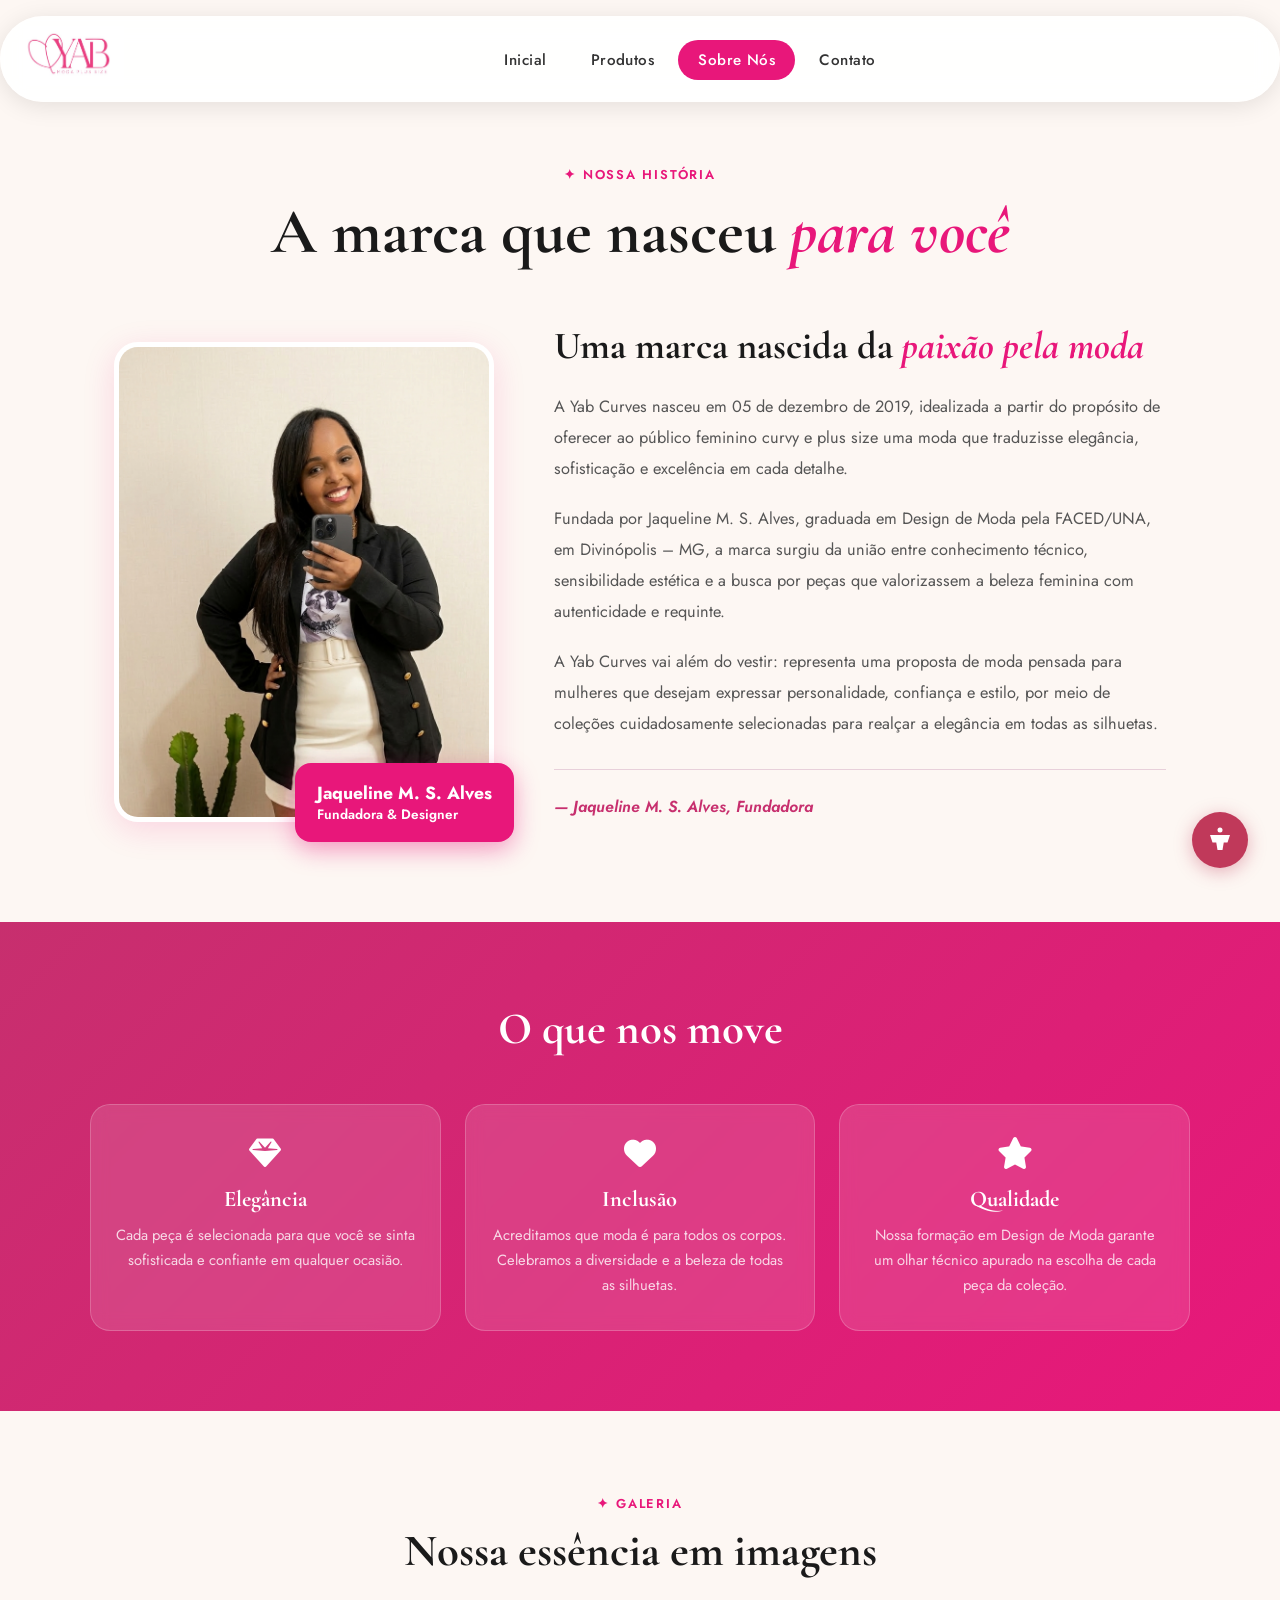
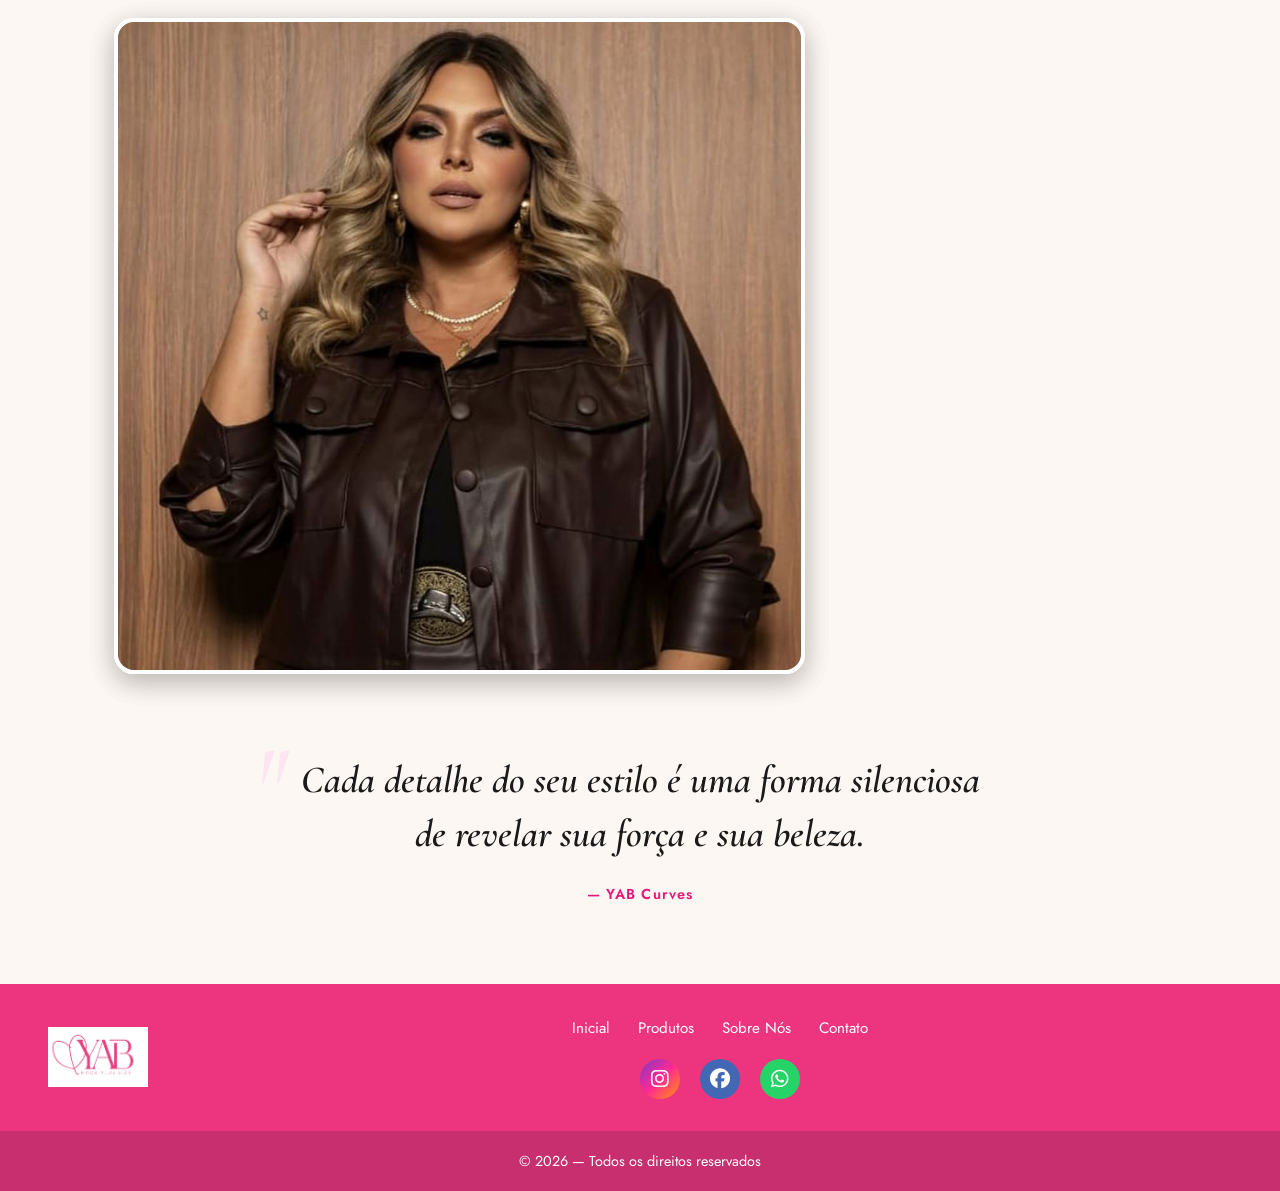
<file: sobre.html>
<!DOCTYPE html>
<html lang="pt-BR">
<head>
    <meta charset="UTF-8">
    <meta name="viewport" content="width=device-width, initial-scale=1.0">
    <title>Sobre Nós — YAB Curves Moda Plus Size</title>
    <link rel="stylesheet" href="https://cdnjs.cloudflare.com/ajax/libs/font-awesome/6.5.1/css/all.min.css">
    <link rel="stylesheet" href="sobre.css">
</head>
<body>

    <nav class="navbar">
        <div id="nav_logo">
            <img src="yab_logo_branco.png" alt="YAB Curves" width="100" height="60">
        </div>
        <ul>
            <li><a href="index.html">Inicial</a></li>
            <li><a href="produtos.html">Produtos</a></li>
            <li><a href="sobre.html" class="active">Sobre Nós</a></li>
            <li><a href="contato.html" class="">Contato</a></li>
        </ul>
        <div class="nav_spacer"></div>
    </nav>

    <main>

        <div class="page-header">
            <span class="label">✦ Nossa história</span>
            <h1>A marca que nasceu <em>para você</em></h1>
        </div>

        <!-- FUNDADORA -->
        <section class="fundadora">
            <div class="fundadora-img">
                <div class="img-wrap">
                    <img src="JaqueYAB.png" alt="Jaqueline Alves — Fundadora YAB Curves">
                </div>
                <div class="badge-fundadora">
                    <span>Jaqueline M. S. Alves</span>
                    Fundadora & Designer
                </div>
            </div>
  
            <div class="fundadora-text">
                <h2>Uma marca nascida da <em>paixão pela moda</em></h2>
                <p>A Yab Curves nasceu em 05 de dezembro de 2019, idealizada a partir do propósito de oferecer ao público feminino curvy e plus size uma moda que traduzisse elegância, sofisticação e excelência em cada detalhe.</p>
                <p>Fundada por Jaqueline M. S. Alves, graduada em Design de Moda pela FACED/UNA, em Divinópolis – MG, a marca surgiu da união entre conhecimento técnico, sensibilidade estética e a busca por peças que valorizassem a beleza feminina com autenticidade e requinte.</p>
                <p>A Yab Curves vai além do vestir: representa uma proposta de moda pensada para mulheres que desejam expressar personalidade, confiança e estilo, por meio de coleções cuidadosamente selecionadas para realçar a elegância em todas as silhuetas.</p>
                <p class="assinatura">— Jaqueline M. S. Alves, Fundadora</p>
            </div>
        </section>

        <!-- VALORES -->
        <section class="valores">
            <div class="valores-inner">
                <h2>O que nos move</h2>
                <div class="valores-grid">
                    <div class="valor-card">
                        <i class="fa-solid fa-gem"></i>
                        <h3>Elegância</h3>
                        <p>Cada peça é selecionada para que você se sinta sofisticada e confiante em qualquer ocasião.</p>
                    </div>
                    <div class="valor-card">
                        <i class="fa-solid fa-heart"></i>
                        <h3>Inclusão</h3>
                        <p>Acreditamos que moda é para todos os corpos. Celebramos a diversidade e a beleza de todas as silhuetas.</p>
                    </div>
                    <div class="valor-card">
                        <i class="fa-solid fa-star"></i>
                        <h3>Qualidade</h3>
                        <p>Nossa formação em Design de Moda garante um olhar técnico apurado na escolha de cada peça da coleção.</p>
                    </div>
                </div>
            </div>
        </section>

        <!-- GALERIA -->
        <section class="galeria-section">
            <div class="section-header">
                <span class="label">✦ Galeria</span>
                <h2>Nossa essência em imagens</h2>
            </div>
            <div class="galeria">
                <div class="foto destaque 1">
                    <img src="vestido cinza.jpeg" alt="YAB Curves — Coleção">
                </div>
                <div class="foto destaque 2">
                    <img src="vestido preto brilhante.jpeg" alt="YAB Curves — Look">
                </div>
                <div class="foto destaque 3">
                    <img src="jaqueta marrom.jpg" alt="YAB Curves — Produtos">
                </div>
            </div>
        </section>

        <!-- QUOTE -->
        <section class="quote-section">
            <blockquote>
                Cada detalhe do seu estilo é uma forma silenciosa de revelar sua força e sua beleza.
            </blockquote>
            <cite>— YAB Curves</cite>
        </section>

    </main>

    <footer>
        <div id="footer_content">
            <div id="footer_contacts">
                <div id="footer_logo">
                    <img src="yab_logo_branco.png" alt="Logo YAB" width="100" height="60">
                </div>
                <div id="footer_center">
                    <ul class="footer-list">
                        <li><a href="index.html">Inicial</a></li>
                        <li><a href="produtos.html">Produtos</a></li>
                        <li><a href="sobre.html">Sobre Nós</a></li>
                        <li><a href="contato.html">Contato</a></li>
                    </ul>
                    <div id="footer_social_midia">
                        <a href="https://www.instagram.com/yabcurves/" class="footer-link" id="instagram" aria-label="Instagram"><i class="fa-brands fa-instagram"></i></a>
                        <a href="https://www.facebook.com/share/1EVE8YNnXW/" class="footer-link" id="facebook" aria-label="Facebook"><i class="fa-brands fa-facebook"></i></a>
                        <a href="https://api.whatsapp.com/send?phone=5535991159481" class="footer-link" id="whatsapp" aria-label="WhatsApp"><i class="fa-brands fa-whatsapp"></i></a>
                    </div>
                </div>
            </div>
            <div id="footer_copyright">&copy; 2026 &mdash; Todos os direitos reservados</div>
        </div>
    </footer>
    <script src="acessibilidade.js"></script>


</body>
</html>
</file>
<file: home.css>
@import url('https://fonts.googleapis.com/css2?family=Cormorant+Garamond:ital,wght@0,400;0,600;0,700;1,400;1,600&family=Jost:wght@300;400;500;600&display=swap');

:root {
    --rosa:       #E8177A;
    --rosa-deep:  #C72F6E;
    --rosa-light: #fce4f1;
    --creme:      #fdf7f3;
    --cinza:      #444;
    --branco:     #ffffff;
    --shadow:     0 8px 32px rgba(232,23,122,.15);
}

*, *::before, *::after { margin:0; padding:0; box-sizing:border-box; }
html { scroll-behavior: smooth; }

body {
    font-family: 'Jost', sans-serif;
    background: var(--creme);
    color: var(--cinza);
    overflow-x: hidden;
}

/* ══════════ NAVBAR ══════════ */
.navbar {
    position: sticky;
    top: 16px;
    z-index: 100;
    max-width: 1300px;
    margin: 16px auto 0;
    background: rgba(255,255,255,.92);
    backdrop-filter: blur(12px);
    border-radius: 60px;
    padding: 10px 24px;
    box-shadow: 0 4px 24px rgba(0,0,0,.10);
    display: flex;
    align-items: center;
    justify-content: space-between;
}

#nav_logo img { display: block; }

.navbar ul {
    list-style: none;
    display: flex;
    gap: 4px;
    align-items: center;
}

.navbar li a {
    text-decoration: none;
    color: #333;
    font-weight: 500;
    font-size: .95rem;
    letter-spacing: .03em;
    padding: 9px 20px;
    border-radius: 30px;
    transition: background .25s, color .25s;
}

.navbar li a:hover,
.navbar li a.active {
    background: var(--rosa);
    color: #fff;
}

.nav-cta {
    background: var(--rosa) !important;
    color: #fff !important;
    font-weight: 600 !important;
}
.nav-cta:hover { background: var(--rosa-deep) !important; }

/* ══════════ HERO ══════════ */
.hero {
    max-width: 1300px;
    margin: 48px auto 0;
    padding: 0 24px;
    display: grid;
    grid-template-columns: 1fr 1fr;
    align-items: center;
    gap: 60px;
    min-height: 82vh;
}

.hero-text { animation: fadeUp .9s ease both; }

.hero-badge {
    display: inline-block;
    background: var(--rosa-light);
    color: var(--rosa-deep);
    font-size: .8rem;
    font-weight: 600;
    letter-spacing: .12em;
    text-transform: uppercase;
    padding: 6px 18px;
    border-radius: 30px;
    margin-bottom: 1.4rem;
}

.hero-text h1 {
    font-family: 'Cormorant Garamond', serif;
    font-size: clamp(2.8rem, 5vw, 5rem);
    font-weight: 700;
    line-height: 1.08;
    color: #1a1a1a;
    margin-bottom: 1.4rem;
}

.hero-text h1 em {
    font-style: italic;
    color: var(--rosa);
}

.hero-text p {
    font-size: 1.08rem;
    line-height: 1.8;
    color: #555;
    max-width: 440px;
    margin-bottom: 2.4rem;
}

.hero-buttons { display: flex; gap: 14px; flex-wrap: wrap; }

.btn-primary {
    background: var(--rosa);
    color: #fff;
    text-decoration: none;
    font-weight: 600;
    font-size: .95rem;
    letter-spacing: .04em;
    padding: 15px 34px;
    border-radius: 50px;
    transition: background .25s, transform .2s, box-shadow .25s;
    box-shadow: 0 6px 22px rgba(232,23,122,.35);
}
.btn-primary:hover {
    background: var(--rosa-deep);
    transform: translateY(-2px);
    box-shadow: 0 10px 28px rgba(232,23,122,.45);
}

.btn-secondary {
    border: 2px solid var(--rosa);
    color: var(--rosa);
    text-decoration: none;
    font-weight: 600;
    font-size: .95rem;
    padding: 13px 32px;
    border-radius: 50px;
    transition: background .25s, color .25s;
}
.btn-secondary:hover { background: var(--rosa); color: #fff; }

/* Hero visual */
.hero-visual {
    position: relative;
    display: flex;
    justify-content: center;
    animation: fadeUp 1s .2s ease both;
}

.hero-img-wrap {
    width: 420px;
    height: 560px;
    border-radius: 200px 200px 120px 120px;
    overflow: hidden;
    box-shadow: var(--shadow);
    border: 5px solid #fff;
    position: relative;
    z-index: 2;
}

.hero-img-wrap img {
    width: 100%; height: 100%;
    object-fit: cover;
    object-position: top;
}

.hero-blob {
    position: absolute;
    width: 480px;
    height: 480px;
    border-radius: 50%;
    background: var(--rosa-light);
    top: 50%;
    left: 50%;
    transform: translate(-52%, -48%);
    z-index: 1;
}

.hero-tag {
    position: absolute;
    z-index: 3;
    background: #fff;
    border-radius: 16px;
    padding: 14px 18px;
    box-shadow: 0 8px 28px rgba(0,0,0,.12);
    display: flex;
    align-items: center;
    gap: 10px;
    font-size: .85rem;
    font-weight: 500;
}

.hero-tag.tag-1 { bottom: 60px; left: -30px; }
.hero-tag.tag-2 { top: 80px; right: -20px; }
.hero-tag i { color: var(--rosa); font-size: 1.1rem; }

/* ══════════ FEATURES ══════════ */
.features {
    max-width: 1300px;
    margin: 72px auto;
    padding: 0 24px;
    display: grid;
    grid-template-columns: repeat(3, 1fr);
    gap: 24px;
}

.feat-card {
    background: #fff;
    border-radius: 20px;
    padding: 32px 28px;
    text-align: center;
    box-shadow: 0 4px 20px rgba(0,0,0,.07);
    transition: transform .3s, box-shadow .3s;
}
.feat-card:hover { transform: translateY(-6px); box-shadow: var(--shadow); }

.feat-icon {
    width: 60px; height: 60px;
    border-radius: 50%;
    background: var(--rosa-light);
    display: flex; align-items: center; justify-content: center;
    margin: 0 auto 1.2rem;
}
.feat-icon i { font-size: 1.4rem; color: var(--rosa); }

.feat-card h3 {
    font-family: 'Cormorant Garamond', serif;
    font-size: 1.25rem;
    font-weight: 700;
    color: #1a1a1a;
    margin-bottom: .5rem;
}
.feat-card p { font-size: .92rem; color: #666; line-height: 1.7; }

/* ══════════ DESTAQUES ══════════ */
.destaques {
    max-width: 1300px;
    margin: 0 auto 80px;
    padding: 0 24px;
}

.section-header { text-align: center; margin-bottom: 3rem; }

.section-header .label {
    display: inline-block;
    color: var(--rosa);
    font-size: .8rem;
    font-weight: 600;
    letter-spacing: .14em;
    text-transform: uppercase;
    margin-bottom: .7rem;
}

.section-header h2 {
    font-family: 'Cormorant Garamond', serif;
    font-size: clamp(2rem, 3.5vw, 3rem);
    font-weight: 700;
    color: #1a1a1a;
    line-height: 1.2;
}

.produtos-grid {
    display: grid;
    grid-template-columns: repeat(auto-fill, minmax(270px, 1fr));
    gap: 28px;
}

.produto-card {
    background: #fff;
    border-radius: 20px;
    overflow: hidden;
    box-shadow: 0 4px 20px rgba(0,0,0,.07);
    transition: transform .3s, box-shadow .3s;
}
.produto-card:hover { transform: translateY(-6px); box-shadow: var(--shadow); }

/* ── CORREÇÃO: aspect-ratio no lugar de height fixa ── */
.produto-img-wrap {
    width: 100%;
    aspect-ratio: 3 / 4;
    overflow: hidden;
    display: block;
}

.produto-img,
.produto-img-wrap img {
    width: 100%;
    height: 100%;
    object-fit: cover;
    object-position: top center;
    display: block;
    transition: transform .45s ease;
}

.produto-card:hover .produto-img,
.produto-card:hover .produto-img-wrap img {
    transform: scale(1.05);
}

.produto-placeholder {
    width: 100%;
    aspect-ratio: 3 / 4;
    background: linear-gradient(135deg, var(--rosa-light) 0%, #fde9f5 100%);
    display: flex; align-items: center; justify-content: center;
}
.produto-placeholder i { font-size: 3rem; color: var(--rosa); opacity: .4; }

.produto-info { padding: 20px; }
.produto-info h4 {
    font-family: 'Cormorant Garamond', serif;
    font-size: 1.15rem;
    font-weight: 700;
    color: #1a1a1a;
    margin-bottom: .4rem;
}
.produto-info p { font-size: .88rem; color: #888; margin-bottom: 1rem; }

.produto-link {
    display: inline-flex;
    align-items: center;
    gap: 6px;
    color: var(--rosa);
    font-weight: 600;
    font-size: .88rem;
    text-decoration: none;
    letter-spacing: .03em;
    transition: gap .2s;
}
.produto-link:hover { gap: 10px; }

/* ══════════ BANNER SOBRE ══════════ */
.banner-sobre {
    background: linear-gradient(135deg, var(--rosa-deep) 0%, var(--rosa) 100%);
    padding: 80px 24px;
    text-align: center;
}

.banner-sobre h2 {
    font-family: 'Cormorant Garamond', serif;
    font-size: clamp(2rem, 4vw, 3.2rem);
    color: #fff;
    font-weight: 700;
    margin-bottom: 1.2rem;
    font-style: italic;
}

.banner-sobre p {
    font-size: 1.05rem;
    color: rgba(255,255,255,.85);
    max-width: 600px;
    margin: 0 auto 2rem;
    line-height: 1.8;
}

.btn-light {
    background: #fff;
    color: var(--rosa-deep);
    text-decoration: none;
    font-weight: 700;
    font-size: .95rem;
    padding: 14px 36px;
    border-radius: 50px;
    transition: transform .2s, box-shadow .2s;
    display: inline-block;
}
.btn-light:hover { transform: translateY(-2px); box-shadow: 0 8px 24px rgba(0,0,0,.2); }

/* ══════════ FOOTER ══════════ */
footer { width: 100%; }

#footer_content { background: #ed357f; display: flex; flex-direction: column; }

#footer_contacts {
    display: grid;
    grid-template-columns: 160px 1fr;
    align-items: center;
    padding: 2rem 3rem;
}

#footer_logo { display: flex; align-items: center; }

#footer_center {
    display: flex;
    flex-direction: column;
    align-items: center;
    gap: 1.25rem;
}

.footer-list {
    display: flex; gap: .75rem;
    list-style: none; flex-wrap: wrap;
    justify-content: center;
}

.footer-list a {
    text-decoration: none; color: #fff;
    font-size: .95rem; padding: 4px 8px;
    border-radius: 4px; transition: opacity .2s;
}
.footer-list a:hover { opacity: .7; }

#footer_social_midia { display: flex; align-items: center; gap: 1.25rem; }

.footer-link {
    display: flex; align-items: center; justify-content: center;
    height: 2.5rem; width: 2.5rem;
    color: #fff; border-radius: 50%; text-decoration: none;
    transition: opacity .2s, transform .2s;
}
.footer-link i { font-size: 1.25rem; }
.footer-link:hover { opacity: .85; transform: scale(1.1); }

#instagram { background: linear-gradient(135deg,#7f37c9,#ff2992,#ff9807); }
#facebook  { background: #4267b3; }
#whatsapp  { background: #25d366; }

#footer_copyright {
    color: #fff;
    background: var(--rosa-deep);
    display: flex; justify-content: center;
    font-size: .9rem; padding: 1.25rem; gap: .25rem;
}

/* ══════════ ANIMAÇÕES ══════════ */
@keyframes fadeUp {
    from { opacity: 0; transform: translateY(30px); }
    to   { opacity: 1; transform: translateY(0); }
}

/* ══════════ RESPONSIVO ══════════ */
@media (max-width: 900px) {
    .hero {
        grid-template-columns: 1fr;
        text-align: center;
        gap: 40px;
        min-height: auto;
        padding-top: 24px;
    }
    .hero-text p { max-width: 100%; }
    .hero-buttons { justify-content: center; }
    .hero-img-wrap { width: 300px; height: 400px; }
    .hero-blob { width: 340px; height: 340px; }
    .hero-tag.tag-1 { left: 10px; }
    .hero-tag.tag-2 { right: 10px; }
    .features { grid-template-columns: 1fr; }

    .produtos-grid {
        grid-template-columns: repeat(auto-fill, minmax(200px, 1fr));
        gap: 20px;
    }
}

@media (max-width: 768px) {
    .navbar { max-width: 95%; padding: 8px 14px; }
    .navbar li a { padding: 8px 12px; font-size: .88rem; }
    #footer_contacts { grid-template-columns: 1fr; justify-items: center; gap: 1.5rem; padding: 1.5rem; }
}

@media (max-width: 480px) {
    .navbar li a { padding: 7px 9px; font-size: .82rem; }
    .hero-tag { display: none; }

    .produtos-grid {
        grid-template-columns: repeat(auto-fill, minmax(150px, 1fr));
        gap: 14px;
    }
}
</file>
<file: contato.css>
@import url('https://fonts.googleapis.com/css2?family=Cormorant+Garamond:ital,wght@0,400;0,600;0,700;1,400;1,600&family=Jost:wght@300;400;500;600&display=swap');

:root {
    --rosa:       #E8177A;
    --rosa-deep:  #C72F6E;
    --rosa-light: #fce4f1;
    --creme:      #fdf7f3;
    --cinza:      #444;
    --branco:     #ffffff;
    --shadow:     0 8px 32px rgba(232,23,122,.15);
}

*, *::before, *::after { margin:0; padding:0; box-sizing:border-box; }
html { scroll-behavior: smooth; }

body {
    font-family: 'Jost', sans-serif;
    background: var(--creme);
    color: var(--cinza);
    overflow-x: hidden;
}

/* ══════════ NAVBAR ══════════ */
.navbar {
    position: sticky;
    top: 16px;
    z-index: 100;
    max-width: 1300px;
    margin: 16px auto 0;
    background: rgba(255,255,255,.92);
    backdrop-filter: blur(12px);
    border-radius: 60px;
    padding: 10px 24px;
    box-shadow: 0 4px 24px rgba(0,0,0,.10);
    display: flex;
    align-items: center;
    justify-content: space-between;
}

.navbar ul { list-style: none; display: flex; gap: 4px; align-items: center; }

.navbar li a {
    text-decoration: none;
    color: #333;
    font-weight: 500;
    font-size: .95rem;
    letter-spacing: .03em;
    padding: 9px 20px;
    border-radius: 30px;
    transition: background .25s, color .25s;
}
.navbar li a:hover,
.navbar li a.active {
    background: var(--rosa);
    color: #fff;
}


/* ══════════ PAGE HEADER ══════════ */
.page-header {
    max-width: 1300px;
    margin: 60px auto 56px;
    padding: 0 24px;
    text-align: center;
}

.page-header .label {
    display: inline-block;
    color: var(--rosa);
    font-size: .8rem;
    font-weight: 600;
    letter-spacing: .14em;
    text-transform: uppercase;
    margin-bottom: .8rem;
}

.page-header h1 {
    font-family: 'Cormorant Garamond', serif;
    font-size: clamp(2.4rem, 5vw, 4rem);
    font-weight: 700;
    color: #1a1a1a;
    line-height: 1.1;
}
.page-header h1 em { font-style: italic; color: var(--rosa); }

.page-header p {
    margin-top: 1rem;
    font-size: 1.05rem;
    color: #666;
    max-width: 520px;
    margin-inline: auto;
    line-height: 1.8;
}

/* ══════════ CANAIS ══════════ */
.canais {
    max-width: 1100px;
    margin: 0 auto 72px;
    padding: 0 24px;
    display: grid;
    grid-template-columns: repeat(3, 1fr);
    gap: 24px;
}

.canal-card {
    background: #fff;
    border-radius: 24px;
    padding: 40px 28px;
    text-align: center;
    box-shadow: 0 4px 20px rgba(0,0,0,.07);
    transition: transform .3s, box-shadow .3s;
    text-decoration: none;
    color: inherit;
    display: block;
}
.canal-card:hover {
    transform: translateY(-8px);
    box-shadow: var(--shadow);
}

.canal-icon {
    width: 72px; height: 72px;
    border-radius: 50%;
    display: flex; align-items: center; justify-content: center;
    margin: 0 auto 1.4rem;
    font-size: 1.8rem;
}
.canal-icon.ig { background: linear-gradient(135deg,#7f37c9,#ff2992,#ff9807); color: #fff; }
.canal-icon.fb { background: #4267b3; color: #fff; }
.canal-icon.wp { background: #25d366; color: #fff; }

.canal-card h3 {
    font-family: 'Cormorant Garamond', serif;
    font-size: 1.5rem;
    font-weight: 700;
    color: #1a1a1a;
    margin-bottom: .6rem;
}
.canal-card p {
    font-size: .93rem;
    color: #666;
    line-height: 1.7;
    margin-bottom: 1.4rem;
}

.canal-btn {
    display: inline-block;
    border: 2px solid var(--rosa);
    color: var(--rosa);
    font-weight: 600;
    font-size: .88rem;
    padding: 9px 24px;
    border-radius: 30px;
    transition: background .25s, color .25s;
}
.canal-card:hover .canal-btn { background: var(--rosa); color: #fff; }

/* ══════════ FORMULÁRIO ══════════ */
.form-section {
    max-width: 720px;
    margin: 0 auto 80px;
    padding: 0 24px;
}

.form-box {
    background: #fff;
    border-radius: 28px;
    padding: 52px 48px;
    box-shadow: 0 8px 40px rgba(0,0,0,.08);
}

.form-box h2 {
    font-family: 'Cormorant Garamond', serif;
    font-size: 2.2rem;
    font-weight: 700;
    color: #1a1a1a;
    margin-bottom: .6rem;
}
.form-box .sub { font-size: .95rem; color: #888; margin-bottom: 2.4rem; }

.form-group { margin-bottom: 1.4rem; }

.form-group label {
    display: block;
    font-size: .85rem;
    font-weight: 600;
    color: #333;
    letter-spacing: .06em;
    text-transform: uppercase;
    margin-bottom: .5rem;
}

.form-group input,
.form-group textarea {
    width: 100%;
    border: 2px solid #e8e8e8;
    border-radius: 12px;
    padding: 14px 18px;
    font-family: 'Jost', sans-serif;
    font-size: 1rem;
    color: #333;
    background: #fafafa;
    transition: border-color .25s, box-shadow .25s;
    outline: none;
}
.form-group input:focus,
.form-group textarea:focus {
    border-color: var(--rosa);
    box-shadow: 0 0 0 4px rgba(232,23,122,.1);
    background: #fff;
}

.form-group textarea { resize: vertical; min-height: 140px; }

.form-row { display: grid; grid-template-columns: 1fr 1fr; gap: 16px; }

.btn-submit {
    width: 100%;
    background: var(--rosa);
    color: #fff;
    border: none;
    border-radius: 50px;
    font-family: 'Jost', sans-serif;
    font-size: 1rem;
    font-weight: 600;
    padding: 16px;
    cursor: pointer;
    letter-spacing: .04em;
    transition: background .25s, transform .2s, box-shadow .25s;
    box-shadow: 0 6px 22px rgba(232,23,122,.35);
    margin-top: .4rem;
}
.btn-submit:hover {
    background: var(--rosa-deep);
    transform: translateY(-2px);
    box-shadow: 0 10px 28px rgba(232,23,122,.45);
}

.sucesso {
    display: none;
    background: var(--rosa-light);
    color: var(--rosa-deep);
    border-radius: 12px;
    padding: 16px 20px;
    font-weight: 600;
    text-align: center;
    margin-top: 1rem;
    font-size: .95rem;
}

/* ══════════ FOOTER ══════════ */
footer { width: 100%; }

#footer_content { background: #ed357f; display: flex; flex-direction: column; }

#footer_contacts {
    display: grid;
    grid-template-columns: 160px 1fr;
    align-items: center;
    padding: 2rem 3rem;
}

#footer_logo { display: flex; align-items: center; }

#footer_center {
    display: flex;
    flex-direction: column;
    align-items: center;
    gap: 1.25rem;
}

.footer-list {
    display: flex; gap: .75rem;
    list-style: none; flex-wrap: wrap;
    justify-content: center;
}

.footer-list a {
    text-decoration: none; color: #fff;
    font-size: .95rem; padding: 4px 8px;
    border-radius: 4px; transition: opacity .2s;
}
.footer-list a:hover { opacity: .7; }

#footer_social_midia { display: flex; align-items: center; gap: 1.25rem; }

.footer-link {
    display: flex; align-items: center; justify-content: center;
    height: 2.5rem; width: 2.5rem;
    color: #fff; border-radius: 50%; text-decoration: none;
    transition: opacity .2s, transform .2s;
}
.footer-link i { font-size: 1.25rem; }
.footer-link:hover { opacity: .85; transform: scale(1.1); }

#instagram { background: linear-gradient(135deg,#7f37c9,#ff2992,#ff9807); }
#facebook  { background: #4267b3; }
#whatsapp  { background: #25d366; }

#footer_copyright {
    color: #fff;
    background: var(--rosa-deep);
    display: flex; justify-content: center;
    font-size: .9rem; padding: 1.25rem; gap: .25rem;
}

/* ══════════ RESPONSIVO ══════════ */
@media (max-width: 900px) {
    .canais { grid-template-columns: 1fr; max-width: 480px; }
    .form-row { grid-template-columns: 1fr; }
}

@media (max-width: 768px) {
    .navbar { max-width: 95%; padding: 8px 14px; }
    .navbar li a { padding: 8px 12px; font-size: .88rem; }
    .form-box { padding: 36px 24px; }
    #footer_contacts { grid-template-columns: 1fr; justify-items: center; gap: 1.5rem; padding: 1.5rem; }
}
</file>
<file: produtos.css>
@import url('https://fonts.googleapis.com/css2?family=Cormorant+Garamond:ital,wght@0,400;0,600;0,700;1,400;1,600&family=Jost:wght@300;400;500;600&display=swap');

:root {
    --rosa:       #E8177A;
    --rosa-deep:  #C72F6E;
    --rosa-light: #fce4f1;
    --creme:      #fdf7f3;
    --cinza:      #444;
    --branco:     #ffffff;
    --shadow:     0 8px 32px rgba(232,23,122,.15);
}

*, *::before, *::after { margin:0; padding:0; box-sizing:border-box; }
html { scroll-behavior: smooth; }

body {
    font-family: 'Jost', sans-serif;
    background: var(--creme);
    color: var(--cinza);
    overflow-x: hidden;
}

/* ══════════ NAVBAR ══════════ */
.navbar {
    position: sticky;
    top: 16px;
    z-index: 100;
    max-width: 1300px;
    margin: 16px auto 0;
    background: rgba(255, 255, 255, .92);
    backdrop-filter: blur(12px);
    border-radius: 60px;
    padding: 10px 24px;
    box-shadow: 0 4px 24px rgba(0, 0, 0, .10);
    display: flex;
    align-items: center;
    justify-content: space-between;
}

#nav_logo img { display: block; }

.navbar ul {
    list-style: none;
    display: flex;
    gap: 4px;
    align-items: center;
}

.navbar li a {
    text-decoration: none;
    color: #333;
    font-weight: 500;
    font-size: .95rem;
    letter-spacing: .03em;
    padding: 9px 20px;
    border-radius: 30px;
    transition: background .25s, color .25s;
}

.navbar li a:hover,
.navbar li a.active {
    background: var(--rosa);
    color: #fff;
}

.nav-cta {
    background: var(--rosa) !important;
    color: #fff !important;
    font-weight: 600 !important;
}
.nav-cta:hover { background: var(--rosa-deep) !important; }

.nav_spacer { width: 100px; }

/* ══════════ MAIN ══════════ */
main {
    flex: 1;
    max-width: 1300px;
    margin: 0 auto;
    width: 100%;
    padding: 0 24px 80px;
}

/* ══════════ PAGE HEADER ══════════ */
.page-header {
    text-align: center;
    padding: 56px 0 40px;
    animation: fadeUp .8s ease both;
}

.page-header .label {
    display: inline-block;
    color: var(--rosa);
    font-size: .8rem;
    font-weight: 600;
    letter-spacing: .14em;
    text-transform: uppercase;
    margin-bottom: .9rem;
}

.page-header h1 {
    font-family: 'Cormorant Garamond', serif;
    font-size: clamp(2.4rem, 5vw, 3.6rem);
    font-weight: 700;
    color: #1a1a1a;
    line-height: 1.1;
    margin-bottom: .75rem;
}

.page-header p {
    font-size: 1.05rem;
    color: #777;
    font-style: italic;
    letter-spacing: .01em;
}

/* ══════════ FILTROS ══════════ */
.filtros-wrapper {
    display: flex;
    justify-content: center;
    margin-bottom: 3rem;
    animation: fadeUp .8s .1s ease both;
}

.filtros {
    display: flex;
    gap: 10px;
    flex-wrap: wrap;
    justify-content: center;
}

.filtro-btn {
    background: transparent;
    border: 2px solid var(--rosa);
    color: var(--rosa);
    font-family: 'Jost', sans-serif;
    font-size: .9rem;
    font-weight: 500;
    letter-spacing: .04em;
    padding: 9px 24px;
    border-radius: 30px;
    cursor: pointer;
    transition: background .25s, color .25s, transform .2s;
}

.filtro-btn:hover,
.filtro-btn.ativo {
    background: var(--rosa);
    color: #fff;
    transform: translateY(-1px);
}

/* ══════════ GRADE DE PRODUTOS ══════════ */
.produtos-grid {
    display: grid;
    grid-template-columns: repeat(auto-fill, minmax(270px, 1fr));
    gap: 28px;
    margin-bottom: 4rem;
    animation: fadeUp .8s .15s ease both;
}

/* ══════════ CARD DE PRODUTO ══════════ */
.produto-card {
    background: var(--branco);
    border-radius: 20px;
    overflow: hidden;
    box-shadow: 0 4px 20px rgba(0, 0, 0, .07);
    display: flex;
    flex-direction: column;
    position: relative;
    transition: transform .3s, box-shadow .3s;
}

.produto-card:hover {
    transform: translateY(-6px);
    box-shadow: var(--shadow);
}

.produto-img-wrap {
    width: 100%;
    aspect-ratio: 3 / 4;
    overflow: hidden;
    display: block;
}

.produto-img-wrap img {
    width: 100%;
    height: 100%;
    object-fit: cover;
    object-position: top center;
    display: block;
    transition: transform .45s ease;
}

.produto-card:hover .produto-img-wrap img {
    transform: scale(1.05);
}

/* ══════════ BADGES ══════════ */
.badge {
    position: absolute;
    top: 14px;
    left: 14px;
    font-size: .72rem;
    font-weight: 700;
    font-family: 'Jost', sans-serif;
    padding: 5px 14px;
    border-radius: 30px;
    letter-spacing: .07em;
    text-transform: uppercase;
}

.badge-novo  { background: var(--rosa);      color: #fff; }
.badge-promo { background: var(--rosa-deep); color: #fff; }

/* ══════════ INFO DO CARD ══════════ */
.produto-info {
    padding: 20px 22px 22px;
    display: flex;
    flex-direction: column;
    gap: 6px;
    flex: 1;
}

.card-categoria {
    font-size: .72rem;
    font-weight: 600;
    color: var(--rosa);
    text-transform: uppercase;
    letter-spacing: .1em;
}

.produto-info h4 {
    font-family: 'Cormorant Garamond', serif;
    font-size: 1.25rem;
    font-weight: 700;
    color: #1a1a1a;
    line-height: 1.25;
}

.produto-info p {
    font-size: .88rem;
    color: #888;
    margin-bottom: .5rem;
    line-height: 1.55;
}

/* ══════════ BOTÃO COMPRAR ══════════ */
.btn-comprar {
    display: inline-flex;
    align-items: center;
    justify-content: center;
    gap: 8px;
    margin-top: auto;
    padding: 11px 18px;
    background: #25d366;
    color: #fff;
    text-decoration: none;
    border-radius: 12px;
    font-size: .88rem;
    font-weight: 600;
    font-family: 'Jost', sans-serif;
    letter-spacing: .03em;
    transition: background .25s, transform .2s;
}

.btn-comprar:hover {
    background: #1da851;
    transform: scale(1.02);
}

/* ══════════ BANNER CTA ══════════ */
.banner-cta {
    background: linear-gradient(135deg, var(--rosa-deep) 0%, var(--rosa) 100%);
    border-radius: 24px;
    padding: 64px 40px;
    text-align: center;
    box-shadow: 0 12px 40px rgba(232, 23, 122, .25);
    animation: fadeUp .8s .2s ease both;
}

.banner-cta h2 {
    font-family: 'Cormorant Garamond', serif;
    font-size: clamp(1.8rem, 3.5vw, 2.8rem);
    color: #fff;
    font-weight: 700;
    font-style: italic;
    margin-bottom: 1rem;
}

.banner-cta p {
    font-size: 1.02rem;
    color: rgba(255, 255, 255, .85);
    max-width: 560px;
    margin: 0 auto 2rem;
    line-height: 1.8;
}

.btn-wpp {
    display: inline-flex;
    align-items: center;
    gap: 10px;
    background: #fff;
    color: var(--rosa-deep);
    text-decoration: none;
    font-family: 'Jost', sans-serif;
    font-weight: 700;
    font-size: .98rem;
    letter-spacing: .04em;
    padding: 14px 36px;
    border-radius: 50px;
    transition: transform .2s, box-shadow .2s;
    box-shadow: 0 4px 20px rgba(0, 0, 0, .15);
}

.btn-wpp:hover {
    transform: translateY(-2px);
    box-shadow: 0 8px 28px rgba(0, 0, 0, .22);
}

.btn-wpp i { color: #25d366; font-size: 1.1rem; }

/* ══════════ FOOTER ══════════ */
footer { width: 100%; margin-top: auto; }

#footer_content {
    background: #ed357f;
    display: flex;
    flex-direction: column;
}

#footer_contacts {
    display: grid;
    grid-template-columns: 160px 1fr;
    align-items: center;
    padding: 2rem 3rem;
}

#footer_logo { display: flex; align-items: center; }

#footer_center {
    display: flex;
    flex-direction: column;
    align-items: center;
    gap: 1.25rem;
}

.footer-list {
    display: flex;
    gap: .75rem;
    list-style: none;
    flex-wrap: wrap;
    justify-content: center;
}

.footer-list a {
    text-decoration: none;
    color: #fff;
    font-size: .95rem;
    padding: 4px 8px;
    border-radius: 4px;
    transition: opacity .2s;
}
.footer-list a:hover { opacity: .7; }

#footer_social_midia {
    display: flex;
    align-items: center;
    gap: 1.25rem;
}

.footer-link {
    display: flex;
    align-items: center;
    justify-content: center;
    height: 2.5rem;
    width: 2.5rem;
    color: #fff;
    border-radius: 50%;
    text-decoration: none;
    transition: opacity .2s, transform .2s;
}
.footer-link i { font-size: 1.25rem; }
.footer-link:hover { opacity: .85; transform: scale(1.1); }

#instagram { background: linear-gradient(135deg, #7f37c9, #ff2992, #ff9807); }
#facebook  { background: #4267b3; }
#whatsapp  { background: #25d366; }

#footer_copyright {
    color: #fff;
    background: var(--rosa-deep);
    display: flex;
    justify-content: center;
    font-size: .9rem;
    padding: 1.25rem;
    gap: .25rem;
}

/* ══════════ ANIMAÇÕES ══════════ */
@keyframes fadeUp {
    from { opacity: 0; transform: translateY(24px); }
    to   { opacity: 1; transform: translateY(0); }
}

.fade-in {
    animation: fadeUp .4s ease both;
}

/* ══════════ RESPONSIVO ══════════ */
@media (max-width: 900px) {
    .produtos-grid {
        grid-template-columns: repeat(auto-fill, minmax(230px, 1fr));
        gap: 20px;
    }
}

@media (max-width: 768px) {
    .navbar { max-width: 95%; padding: 8px 14px; }
    .navbar li a { padding: 8px 12px; font-size: .88rem; }

    main { padding: 0 1.25rem 60px; }

    .page-header { padding: 40px 0 28px; }

    .banner-cta { padding: 48px 24px; border-radius: 18px; }

    #footer_contacts {
        grid-template-columns: 1fr;
        justify-items: center;
        gap: 1.5rem;
        padding: 1.5rem;
    }
}

@media (max-width: 480px) {
    .navbar li a { padding: 7px 9px; font-size: .82rem; }

    .produtos-grid {
        grid-template-columns: repeat(auto-fill, minmax(160px, 1fr));
        gap: 16px;
    }

    .page-header h1 { font-size: 2rem; }

    .filtro-btn { font-size: .82rem; padding: 8px 16px; }

    .footer-list { flex-direction: column; align-items: center; }
}
</file>
<file: sobre.css>
@import url('https://fonts.googleapis.com/css2?family=Cormorant+Garamond:ital,wght@0,400;0,600;0,700;1,400;1,600&family=Jost:wght@300;400;500;600&display=swap');

:root {
    --rosa:       #E8177A;
    --rosa-deep:  #C72F6E;
    --rosa-light: #fce4f1;
    --creme:      #fdf7f3;
    --cinza:      #444;
    --branco:     #ffffff;
    --shadow:     0 8px 32px rgba(232,23,122,.15);
}

*, *::before, *::after { margin:0; padding:0; box-sizing:border-box; }
html { scroll-behavior: smooth; }

body {
    font-family: 'Jost', sans-serif;
    background: var(--creme);
    color: var(--cinza);
    overflow-x: hidden;
}

/* ══════════ NAVBAR ══════════ */
.navbar {
    position: sticky;
    top: 16px;
    z-index: 100;
    max-width: 1300px;
    margin: 16px auto 0;
    background: rgba(255,255,255,.92);
    backdrop-filter: blur(12px);
    border-radius: 60px;
    padding: 10px 24px;
    box-shadow: 0 4px 24px rgba(0,0,0,.10);
    display: flex;
    align-items: center;
    justify-content: space-between;
}

.navbar ul { list-style: none; display: flex; gap: 4px; align-items: center; }

.navbar li a {
    text-decoration: none;
    color: #333;
    font-weight: 500;
    font-size: .95rem;
    letter-spacing: .03em;
    padding: 9px 20px;
    border-radius: 30px;
    transition: background .25s, color .25s;
}
.navbar li a:hover  { background: var(--rosa); color: #fff; }
.navbar li a.active { background: var(--rosa); color: #fff; }

.nav-cta {
    background: var(--rosa) !important;
    color: #fff !important;
    font-weight: 600 !important;
}
.nav-cta:hover { background: var(--rosa-deep) !important; }

/* ══════════ PAGE HEADER ══════════ */
.page-header {
    max-width: 1300px;
    margin: 60px auto 56px;
    padding: 0 24px;
    text-align: center;
}

.page-header .label {
    display: inline-block;
    color: var(--rosa);
    font-size: .8rem;
    font-weight: 600;
    letter-spacing: .14em;
    text-transform: uppercase;
    margin-bottom: .8rem;
}

.page-header h1 {
    font-family: 'Cormorant Garamond', serif;
    font-size: clamp(2.4rem, 5vw, 4rem);
    font-weight: 700;
    color: #1a1a1a;
    line-height: 1.1;
}
.page-header h1 em { font-style: italic; color: var(--rosa); }

/* ══════════ FUNDADORA ══════════ */
.fundadora {
    max-width: 1100px;
    margin: 0 auto 80px;
    padding: 0 24px;
    display: grid;
    grid-template-columns: 380px 1fr;
    gap: 60px;
    align-items: center;
}

.fundadora-img { position: relative; }

.fundadora-img .img-wrap {
    width: 100%;
    height: 480px;
    border-radius: 24px;
    overflow: hidden;
    box-shadow: var(--shadow);
    border: 5px solid #fff;
}
.fundadora-img .img-wrap img {
    width: 100%; height: 100%;
    object-fit: cover;
    object-position: top;
}

.fundadora-img .badge-fundadora {
    position: absolute;
    bottom: -20px; right: -20px;
    background: var(--rosa);
    color: #fff;
    padding: 18px 22px;
    border-radius: 16px;
    font-size: .85rem;
    font-weight: 600;
    line-height: 1.4;
    box-shadow: 0 8px 24px rgba(232,23,122,.4);
}
.badge-fundadora span { display: block; font-size: 1.1rem; font-weight: 700; }

.fundadora-text h2 {
    font-family: 'Cormorant Garamond', serif;
    font-size: 2.4rem;
    font-weight: 700;
    color: #1a1a1a;
    margin-bottom: 1.4rem;
    line-height: 1.2;
}
.fundadora-text h2 em { font-style: italic; color: var(--rosa); }

.fundadora-text p {
    font-size: 1.02rem;
    line-height: 1.9;
    color: #555;
    margin-bottom: 1.2rem;
}

.fundadora-text .assinatura {
    margin-top: 1.8rem;
    padding-top: 1.4rem;
    border-top: 1px solid #e8d0da;
    font-style: italic;
    font-weight: 600;
    color: var(--rosa-deep);
    font-size: 1rem;
}

/* ══════════ VALORES ══════════ */
.valores {
    background: linear-gradient(135deg, var(--rosa-deep) 0%, var(--rosa) 100%);
    padding: 80px 24px;
    margin-bottom: 80px;
}

.valores-inner { max-width: 1100px; margin: 0 auto; }

.valores h2 {
    font-family: 'Cormorant Garamond', serif;
    font-size: 2.8rem;
    font-weight: 700;
    color: #fff;
    text-align: center;
    margin-bottom: 3rem;
}

.valores-grid {
    display: grid;
    grid-template-columns: repeat(3, 1fr);
    gap: 24px;
}

.valor-card {
    background: rgba(255,255,255,.12);
    border: 1px solid rgba(255,255,255,.2);
    border-radius: 20px;
    padding: 32px 24px;
    text-align: center;
    backdrop-filter: blur(8px);
    transition: background .3s;
}
.valor-card:hover { background: rgba(255,255,255,.2); }

.valor-card i { font-size: 2rem; color: #fff; margin-bottom: 1rem; display: block; }

.valor-card h3 {
    font-family: 'Cormorant Garamond', serif;
    font-size: 1.4rem;
    font-weight: 700;
    color: #fff;
    margin-bottom: .7rem;
}
.valor-card p { font-size: .92rem; color: rgba(255,255,255,.8); line-height: 1.7; }

/* ══════════ GALERIA ══════════ */
.galeria-section {
    max-width: 1100px;
    margin: 0 auto 80px;
    padding: 0 24px;
}

.galeria-section .section-header { text-align: center; margin-bottom: 2.5rem; }

.section-header .label {
    display: inline-block;
    color: var(--rosa);
    font-size: .8rem;
    font-weight: 600;
    letter-spacing: .14em;
    text-transform: uppercase;
    margin-bottom: .7rem;
}

.section-header h2 {
    font-family: 'Cormorant Garamond', serif;
    font-size: clamp(2rem, 3.5vw, 3rem);
    font-weight: 700;
    color: #1a1a1a;
}

.galeria {
    display: grid;
    grid-template-columns: 2fr 1fr;
    grid-template-rows: 320px 320px;
    gap: 16px;
}

.galeria .foto.destaque {
    grid-column: 1;
    grid-row: 1 / span 2;
}

.galeria .foto:not(.destaque) {
    grid-column: 2;
}

.galeria .foto {
    border-radius: 20px;
    overflow: hidden;
    box-shadow: 0 8px 28px rgba(0,0,0,.1);
    border: 4px solid #fff;
}

.galeria .foto img {
    width: 100%;
    height: 100%;
    object-fit: cover;
    object-position: top;
    display: block;
    transition: transform .4s;
}

.galeria .foto:hover img { transform: scale(1.04); }

/* ══════════ QUOTE ══════════ */
.quote-section {
    max-width: 800px;
    margin: 0 auto 80px;
    padding: 0 24px;
    text-align: center;
}

.quote-section blockquote {
    font-family: 'Cormorant Garamond', serif;
    font-size: clamp(1.6rem, 3vw, 2.4rem);
    font-style: italic;
    font-weight: 600;
    color: #1a1a1a;
    line-height: 1.4;
    position: relative;
    padding: 0 32px;
}

.quote-section blockquote::before {
    content: '"';
    font-size: 6rem;
    color: var(--rosa-light);
    position: absolute;
    top: -20px; left: -10px;
    line-height: 1;
    font-family: 'Cormorant Garamond', serif;
}

.quote-section cite {
    display: block;
    margin-top: 1.4rem;
    font-size: .9rem;
    color: var(--rosa);
    font-style: normal;
    font-weight: 600;
    letter-spacing: .08em;
}

/* ══════════ FOOTER ══════════ */
footer { width: 100%; }

#footer_content { background: #ed357f; display: flex; flex-direction: column; }

#footer_contacts {
    display: grid;
    grid-template-columns: 160px 1fr;
    align-items: center;
    padding: 2rem 3rem;
}

#footer_logo { display: flex; align-items: center; }

#footer_center {
    display: flex;
    flex-direction: column;
    align-items: center;
    gap: 1.25rem;
}

.footer-list {
    display: flex; gap: .75rem;
    list-style: none; flex-wrap: wrap;
    justify-content: center;
}

.footer-list a {
    text-decoration: none; color: #fff;
    font-size: .95rem; padding: 4px 8px;
    border-radius: 4px; transition: opacity .2s;
}
.footer-list a:hover { opacity: .7; }

#footer_social_midia { display: flex; align-items: center; gap: 1.25rem; }

.footer-link {
    display: flex; align-items: center; justify-content: center;
    height: 2.5rem; width: 2.5rem;
    color: #fff; border-radius: 50%; text-decoration: none;
    transition: opacity .2s, transform .2s;
}
.footer-link i { font-size: 1.25rem; }
.footer-link:hover { opacity: .85; transform: scale(1.1); }

#instagram { background: linear-gradient(135deg,#7f37c9,#ff2992,#ff9807); }
#facebook  { background: #4267b3; }
#whatsapp  { background: #25d366; }

#footer_copyright {
    color: #fff;
    background: var(--rosa-deep);
    display: flex; justify-content: center;
    font-size: .9rem; padding: 1.25rem; gap: .25rem;
}

/* ══════════ RESPONSIVO ══════════ */
@media (max-width: 900px) {
    .fundadora { grid-template-columns: 1fr; }
    .fundadora-img .img-wrap { height: 340px; }
    .fundadora-img .badge-fundadora { right: 10px; }
    .valores-grid { grid-template-columns: 1fr; }
}

@media (max-width: 600px) {
    .galeria {
        grid-template-columns: 1fr;
        grid-template-rows: auto;
    }
    .galeria .foto.destaque {
        grid-column: 1;
        grid-row: auto;
    }
    .galeria .foto:not(.destaque) {
        grid-column: 1;
    }
    .galeria .foto { height: 280px; }
}

@media (max-width: 768px) {
    .navbar { max-width: 95%; padding: 8px 14px; }
    .navbar li a { padding: 8px 12px; font-size: .88rem; }
    #footer_contacts { grid-template-columns: 1fr; justify-items: center; gap: 1.5rem; padding: 1.5rem; }
}
</file>
